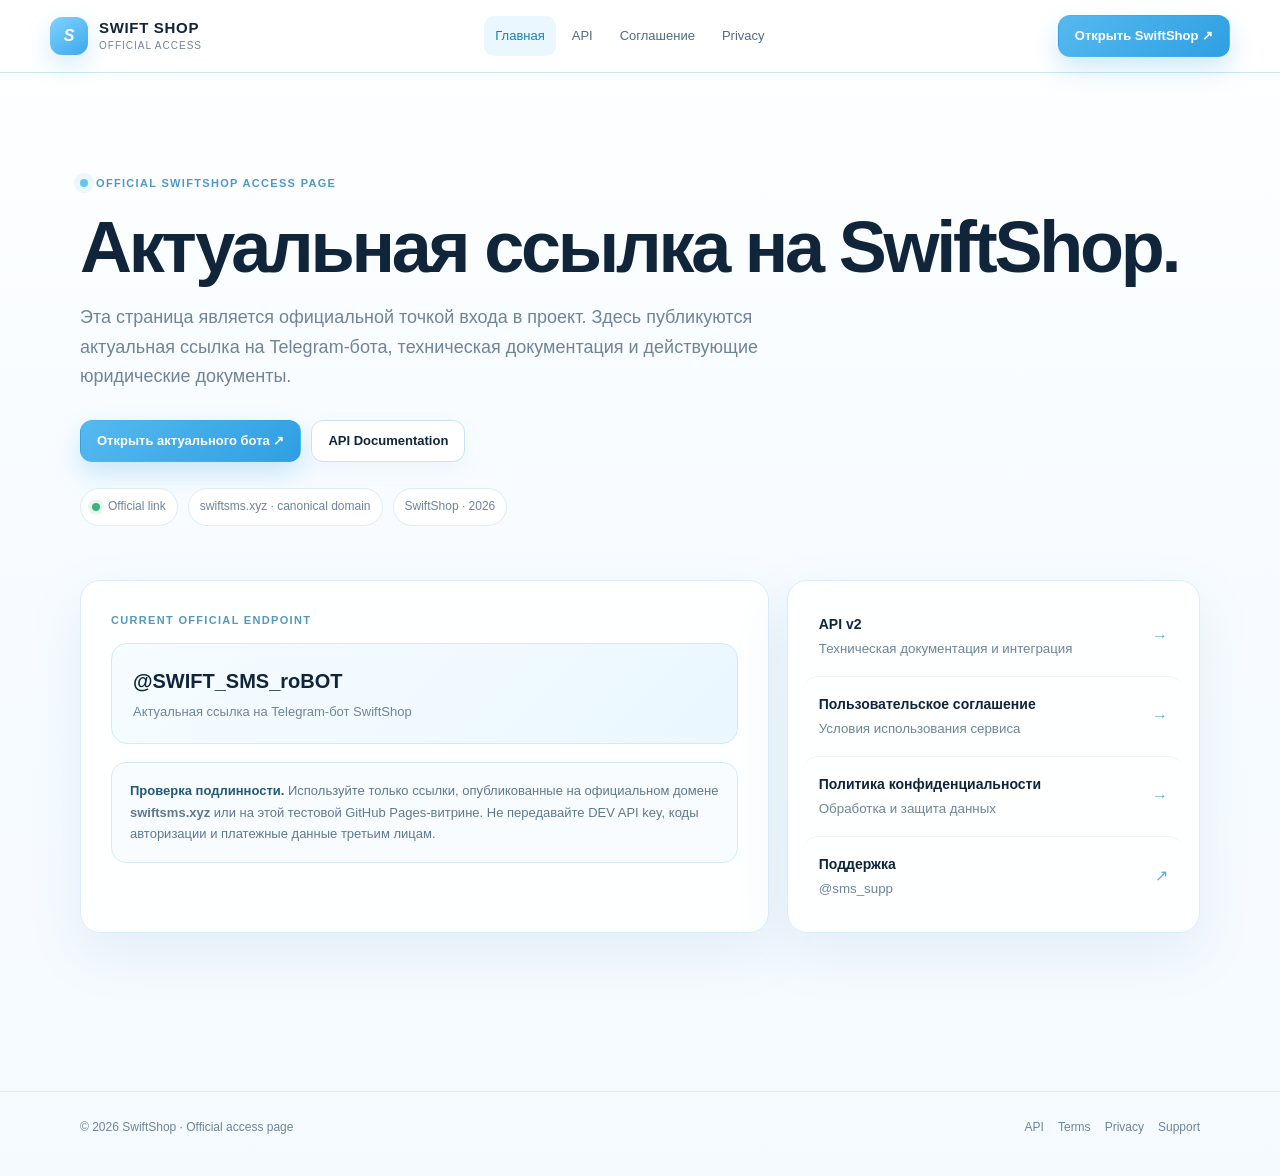
<file: index.html>
<!doctype html><html lang="ru"><head><meta charset="utf-8"><meta name="viewport" content="width=device-width,initial-scale=1"><meta name="description" content="SwiftShop — официальный доступ к проекту, документации и юридической информации"><meta name="theme-color" content="#ffffff"><title>SwiftShop — официальный доступ</title><link rel="stylesheet" href="./assets/styles.css"></head><body><header class="topbar"><div class="topbar-inner"><a class="brand" href="./"><span class="brand-mark">S</span><span class="brand-copy"><strong>SWIFT SHOP</strong><small>Official access</small></span></a><nav class="nav" aria-label="Основная навигация"><a aria-current="page" href="./">Главная</a><a href="./docs/api_v2/">API</a><a href="./docs/agreement/">Соглашение</a><a href="./docs/privacy/">Privacy</a></nav><a class="button button-primary button-top" href="https://t.me/SWIFT_SMS_roBOT" target="_blank" rel="noopener noreferrer"><span>Открыть SwiftShop</span>&nbsp;↗</a></div></header><main class="shell"><section class="hero"><div class="eyebrow">Official SwiftShop access page</div><h1>Актуальная ссылка на SwiftShop.</h1><p class="lead">Эта страница является официальной точкой входа в проект. Здесь публикуются актуальная ссылка на Telegram‑бота, техническая документация и действующие юридические документы.</p><div class="hero-actions"><a class="button button-primary" href="https://t.me/SWIFT_SMS_roBOT" target="_blank" rel="noopener noreferrer">Открыть актуального бота ↗</a><a class="button" href="./docs/api_v2/">API Documentation</a></div><div class="status-row"><span class="pill"><i class="dot"></i> Official link</span><span class="pill">swiftsms.xyz · canonical domain</span><span class="pill">SwiftShop · 2026</span></div></section><section class="hub-grid"><div class="card primary-card"><div class="section-label">Current official endpoint</div><div class="current-link"><strong>@SWIFT_SMS_roBOT</strong><span>Актуальная ссылка на Telegram‑бот SwiftShop</span></div><div class="security-note"><strong>Проверка подлинности.</strong> Используйте только ссылки, опубликованные на официальном домене <b>swiftsms.xyz</b> или на этой тестовой GitHub Pages‑витрине. Не передавайте DEV API key, коды авторизации и платежные данные третьим лицам.</div></div><div class="card links-card"><a class="resource" href="./docs/api_v2/"><span><strong>API v2</strong><small>Техническая документация и интеграция</small></span><span class="arrow">→</span></a><a class="resource" href="./docs/agreement/"><span><strong>Пользовательское соглашение</strong><small>Условия использования сервиса</small></span><span class="arrow">→</span></a><a class="resource" href="./docs/privacy/"><span><strong>Политика конфиденциальности</strong><small>Обработка и защита данных</small></span><span class="arrow">→</span></a><a class="resource" href="https://t.me/sms_supp" target="_blank" rel="noopener noreferrer"><span><strong>Поддержка</strong><small>@sms_supp</small></span><span class="arrow">↗</span></a></div></section></main><footer class="footer"><div class="footer-inner"><span>© 2026 SwiftShop · Official access page</span><div class="footer-links"><a href="./docs/api_v2/">API</a><a href="./docs/agreement/">Terms</a><a href="./docs/privacy/">Privacy</a><a href="https://t.me/sms_supp" target="_blank" rel="noopener noreferrer">Support</a></div></div></footer></body></html>
</file>
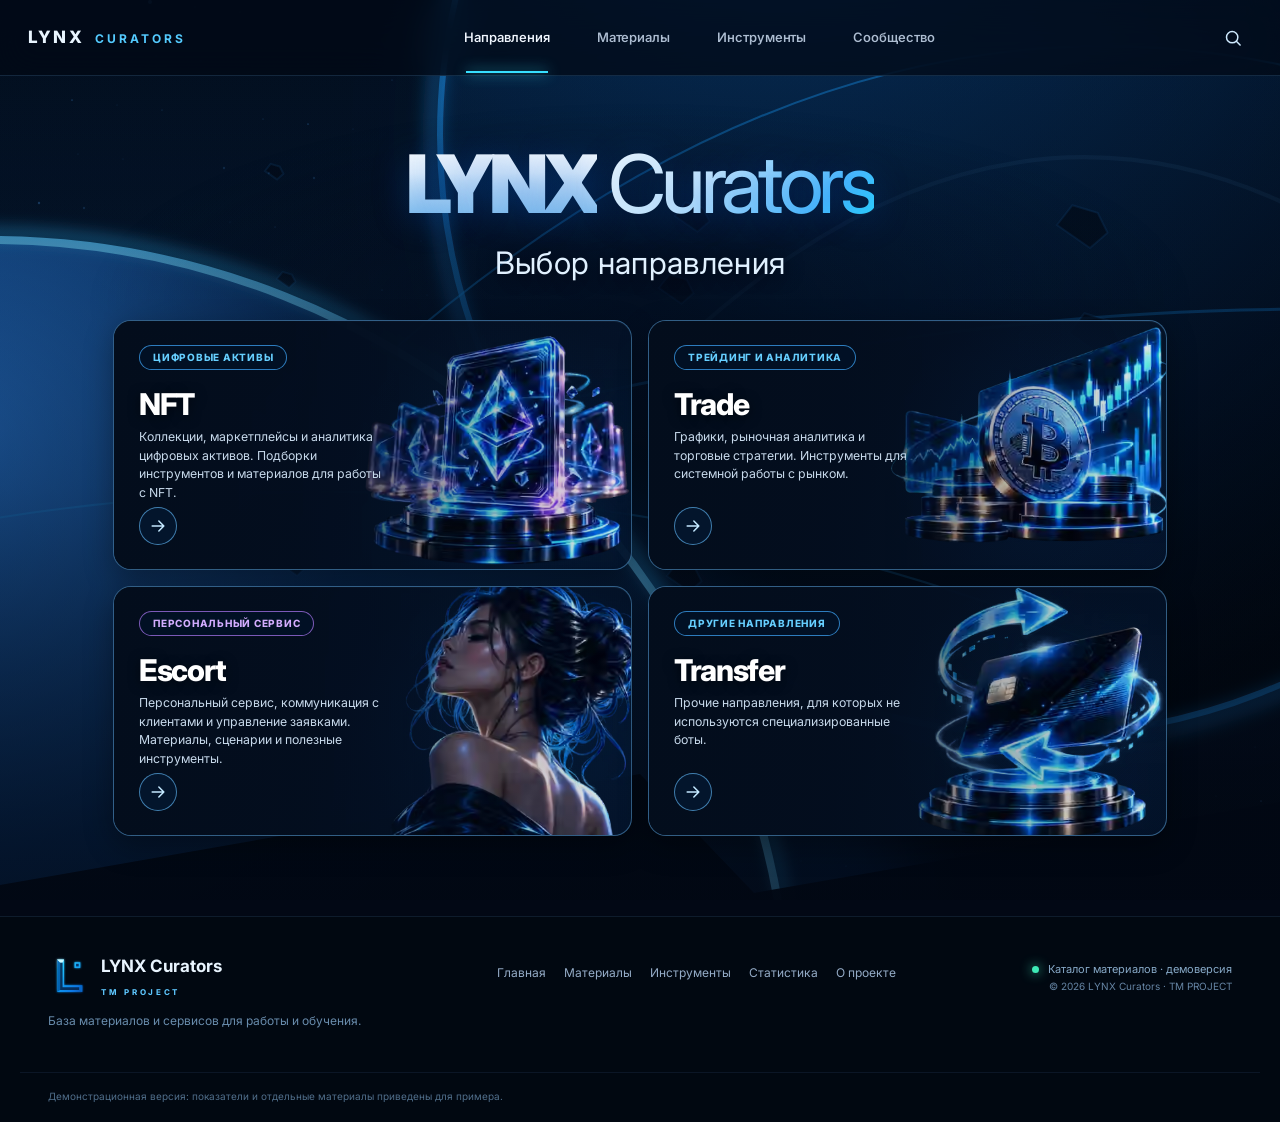
<file: lynix_curator/index.html>
<!DOCTYPE html>
<html lang="ru">
<head>
<meta charset="UTF-8"><meta name="viewport" content="width=device-width, initial-scale=1">
<meta name="theme-color" content="#050a14">
<meta name="description" content="LYNX Curators — библиотека знаний, полезных инструментов и возможностей. TM PROJECT.">
<title>LYNX Curators · TM PROJECT</title>
<link rel="icon" type="image/svg+xml" href="assets/mark.svg">
<link rel="stylesheet" href="styles.css">
</head>
<body>
<div class="ambient" aria-hidden="true"></div>
<header class="site-header">
  <div class="header-inner shell">
    <a href="#/" class="brand" aria-label="LYNX Curators — Главная">
      <span class="brand-words"><strong>LYNX <span>CURATORS</span></strong></span>
    </a>
    <nav class="nav-links" id="nav" aria-label="Навигация">
      <a data-nav="/" href="#/">Направления</a>
      <a data-nav="/materials" href="#/materials">Материалы</a>
      <a data-nav="/tools" href="#/tools">Инструменты</a>
      <a data-nav="/about" href="#/about">Сообщество</a>
    </nav>
    <div class="header-actions">
      <button class="icon-btn search-trigger" id="globalSearch" aria-label="Поиск"><svg viewBox="0 0 24 24"><circle cx="11" cy="11" r="6.8"/><path d="m16 16 4.5 4.5"/></svg></button>
      <button class="menu-btn icon-btn" id="menuToggle" aria-label="Открыть меню" aria-expanded="false"><svg viewBox="0 0 24 24"><path d="M4 7h16M4 12h16M4 17h16"/></svg></button>
    </div>
  </div>
</header>
<main id="app" tabindex="-1"></main>
<footer class="footer">
  <div class="shell footer-top">
    <div><div class="footer-logo"><img src="assets/mark.svg" width="42" height="42" alt=""><div><b>LYNX Curators</b><small>TM PROJECT</small></div></div><p>База материалов и сервисов для работы и обучения.</p></div>
    <div class="footer-links"><a href="#/">Главная</a><a href="#/materials">Материалы</a><a href="#/tools">Инструменты</a><a href="#/statistics">Статистика</a><a href="#/about">О проекте</a></div>
    <div class="footer-note"><span class="live-dot"></span> Каталог материалов · демоверсия<br><small>© 2026 LYNX Curators · TM PROJECT</small></div>
  </div>
  <div class="shell footer-bottom">Демонстрационная версия: показатели и отдельные материалы приведены для примера.</div>
</footer>
<div id="toast" class="toast" role="status" aria-live="polite"></div>
<div id="modal" class="modal-root" aria-hidden="true"></div>
<script src="app.js" defer></script>
</body></html>
</file>
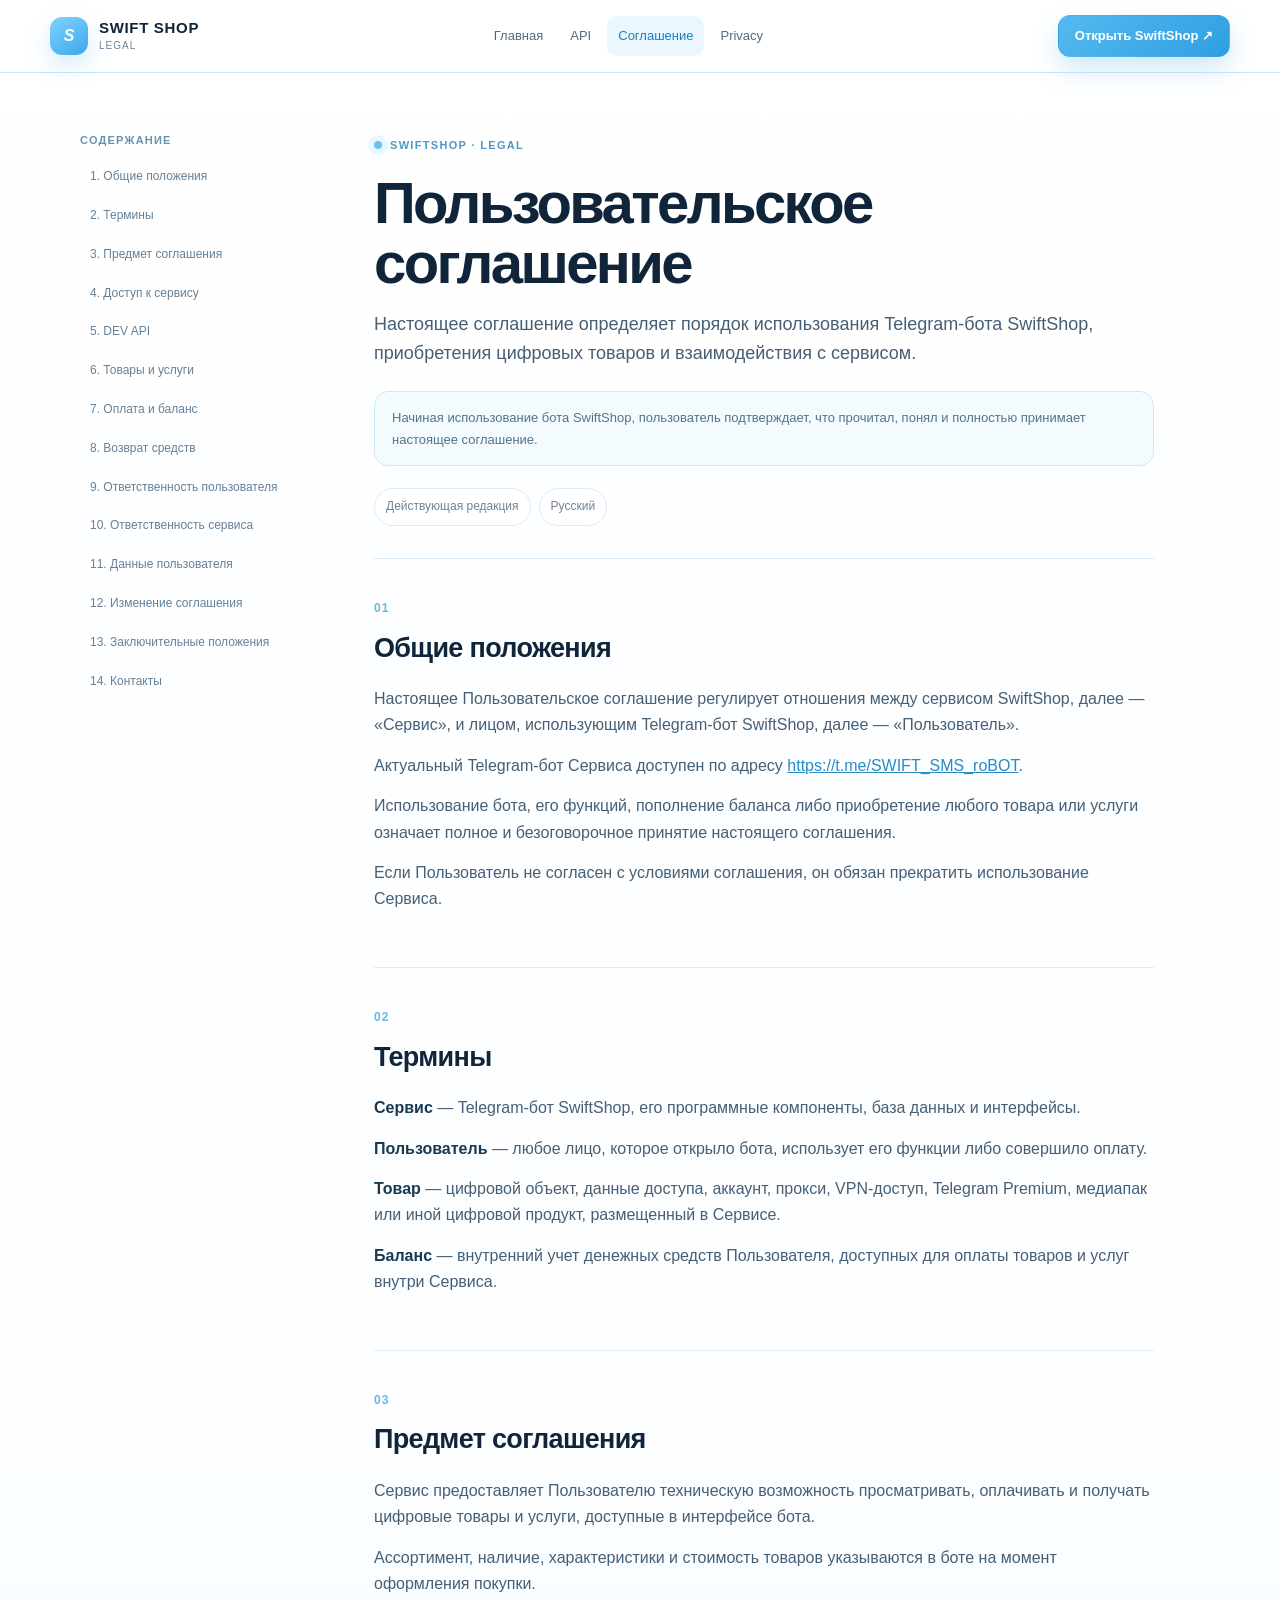
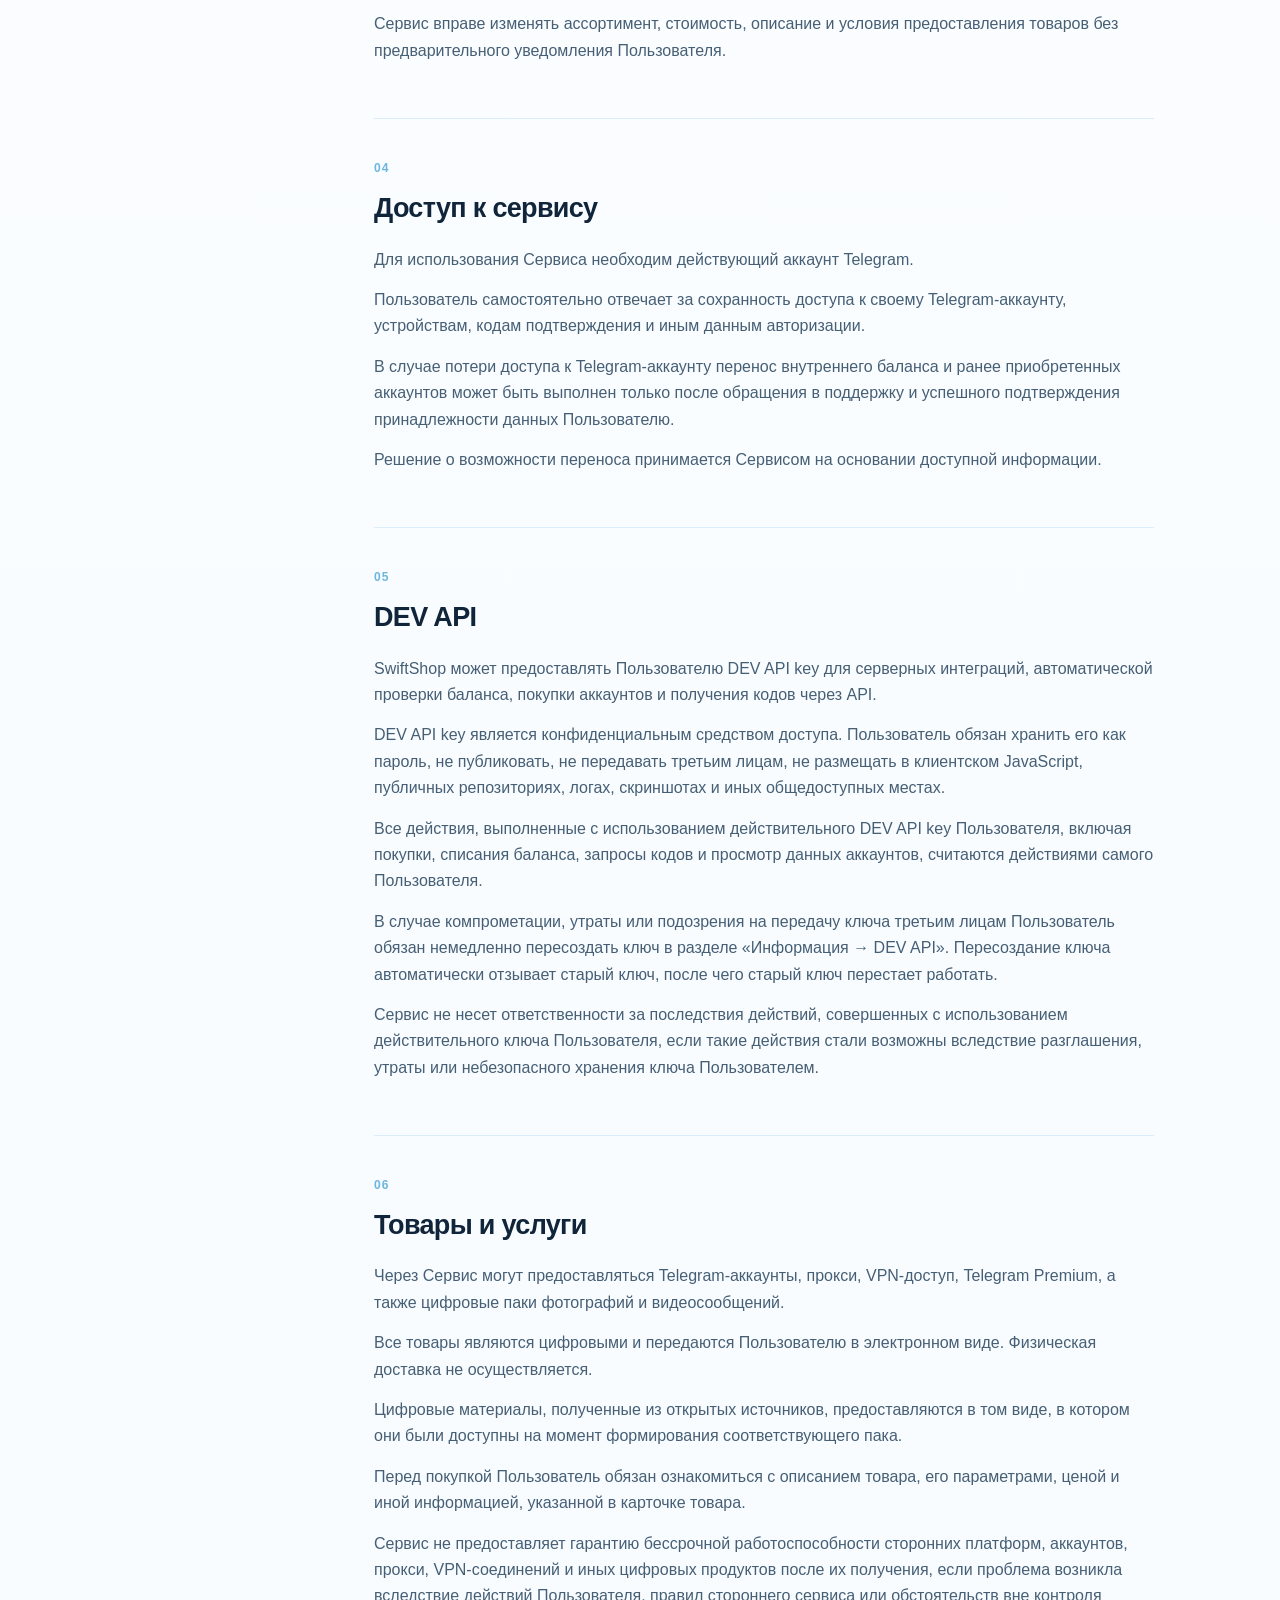
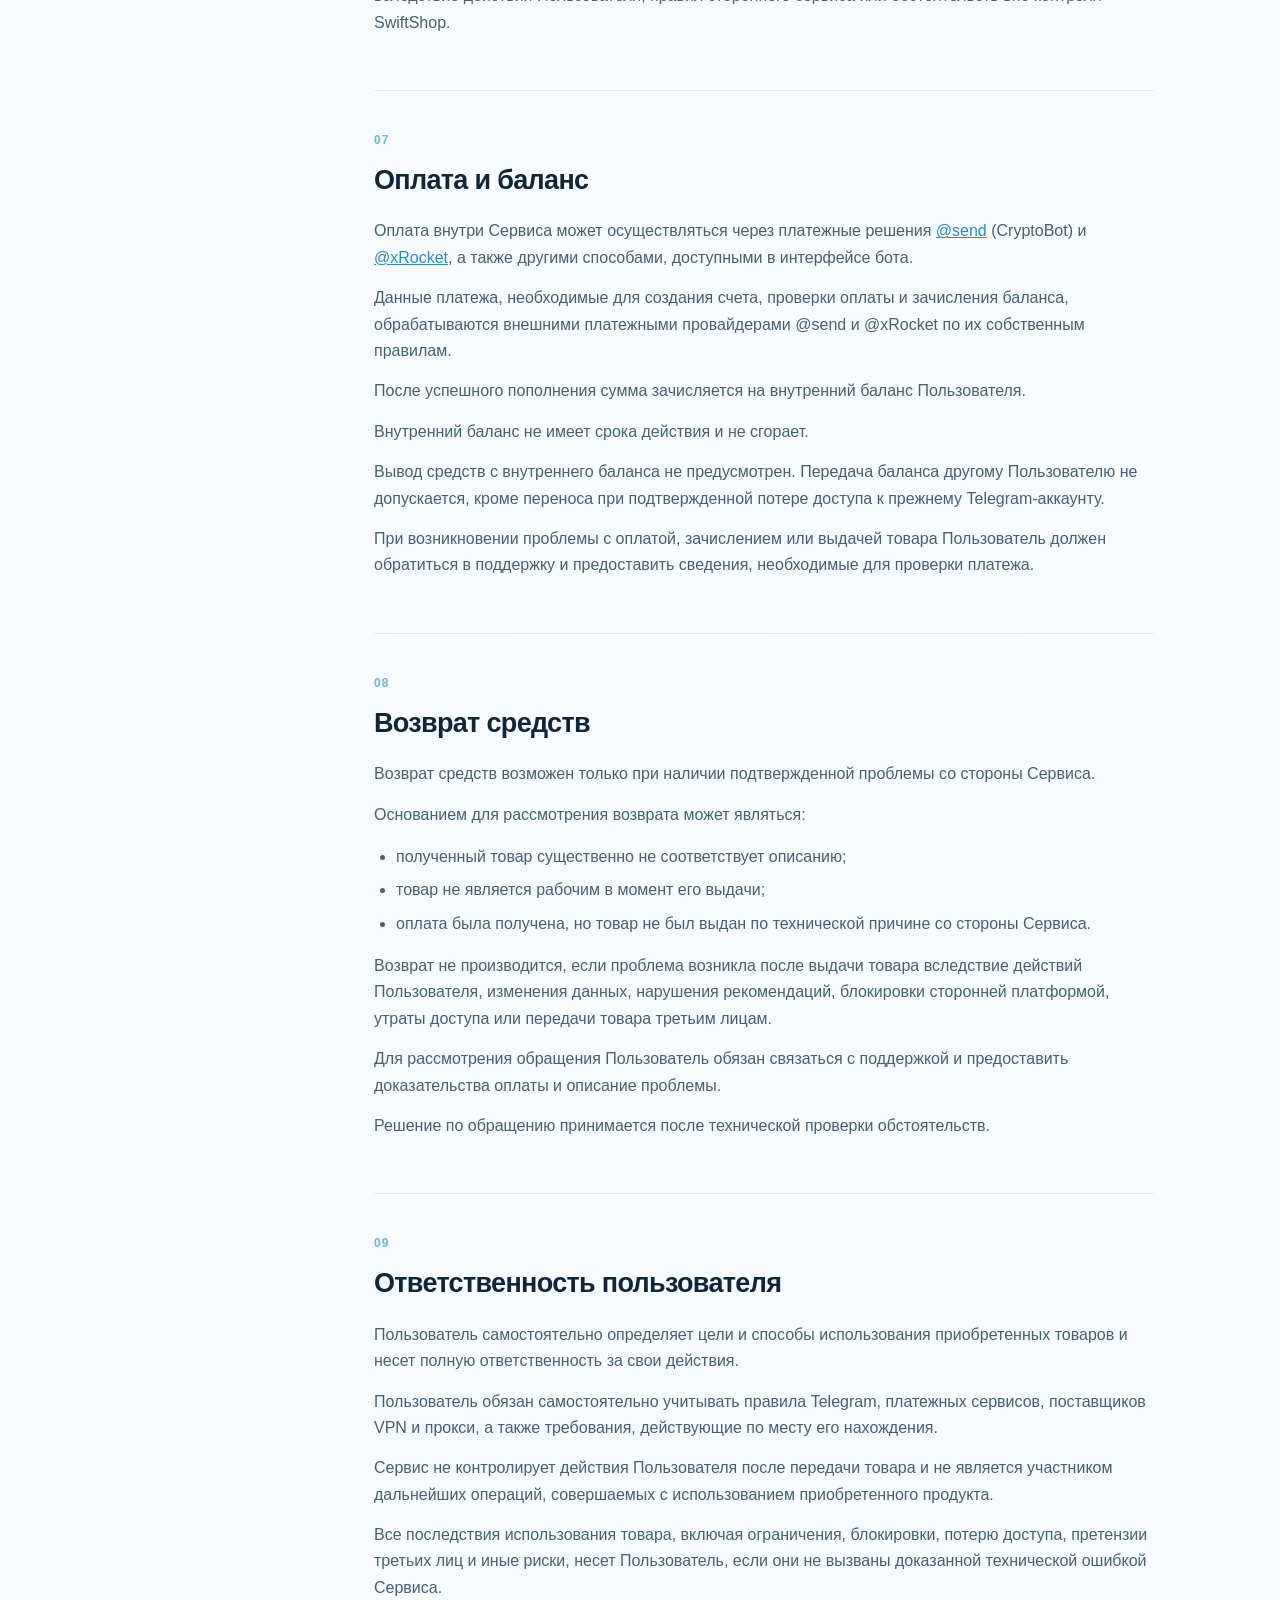
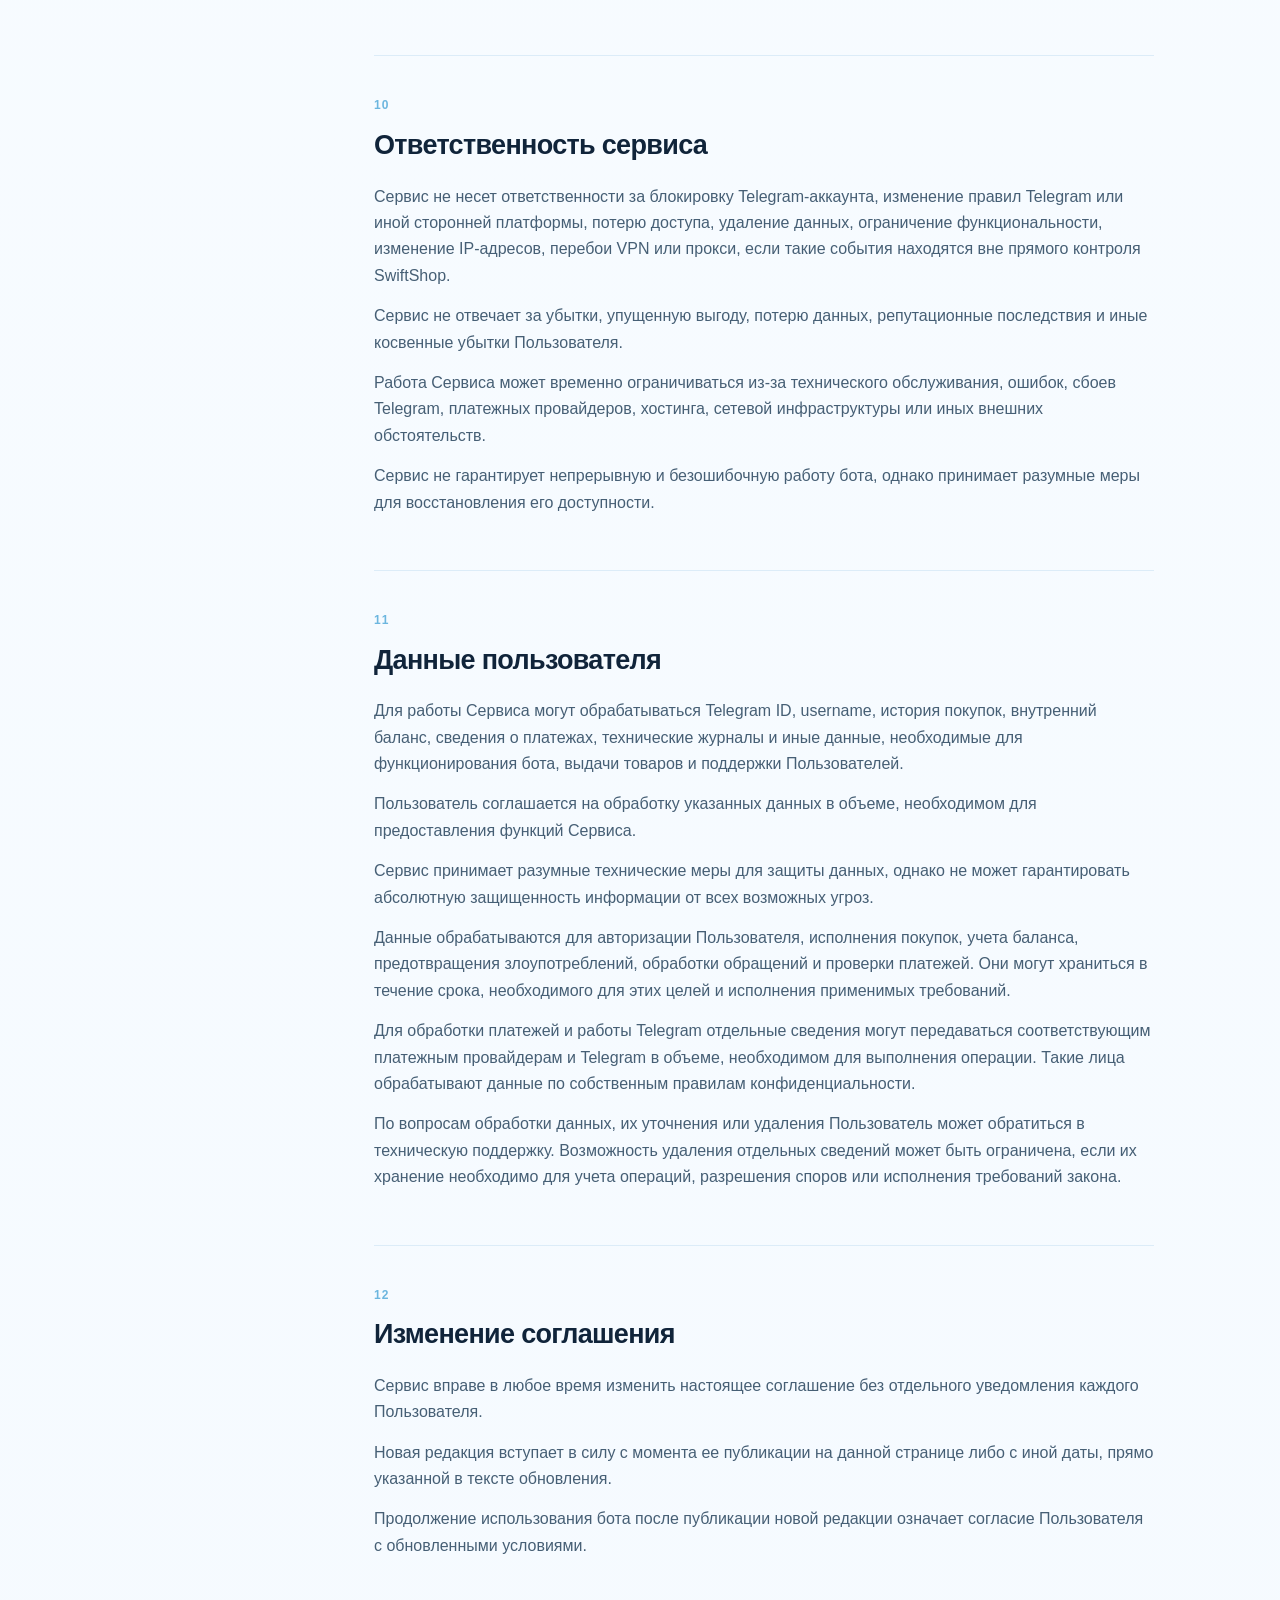
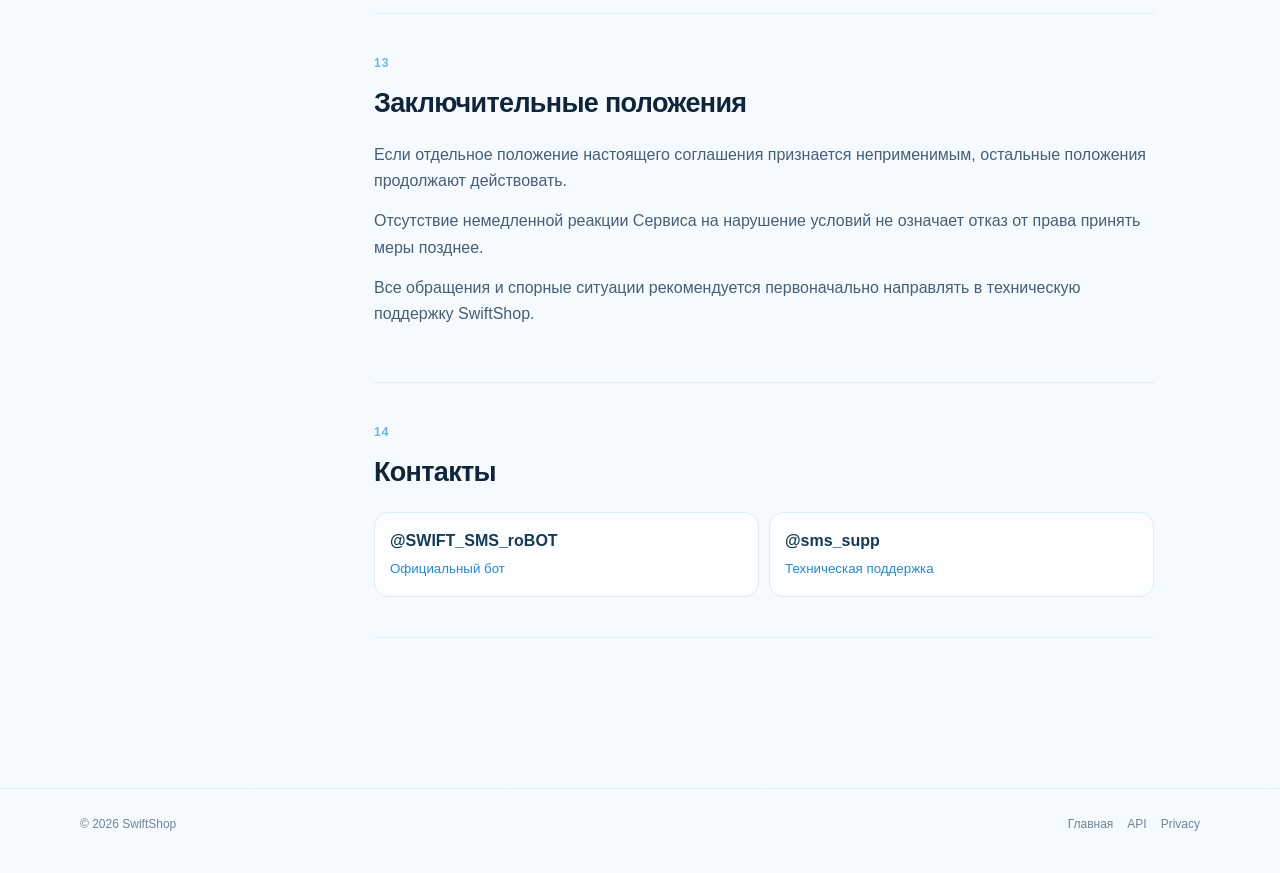
<file: docs/agreement/index.html>
<!doctype html><html lang="ru"><head><meta charset="utf-8"><meta name="viewport" content="width=device-width,initial-scale=1"><meta name="description" content="Пользовательское соглашение сервиса SwiftShop"><title>Пользовательское соглашение — SwiftShop</title><link rel="stylesheet" href="../../assets/styles.css"></head><body><header class="topbar"><div class="topbar-inner"><a class="brand" href="../../"><span class="brand-mark">S</span><span class="brand-copy"><strong>SWIFT SHOP</strong><small>Legal</small></span></a><nav class="nav"><a href="../../">Главная</a><a href="../api_v2/">API</a><a aria-current="page" href="./">Соглашение</a><a href="../privacy/">Privacy</a></nav><a class="button button-primary button-top" href="https://t.me/SWIFT_SMS_roBOT" target="_blank" rel="noopener noreferrer"><span>Открыть SwiftShop</span>&nbsp;↗</a></div></header><main class="shell doc-layout"><aside class="sidebar"><div class="toc-title">Содержание</div><nav class="toc"><a href="#general">1. Общие положения</a><a href="#terms">2. Термины</a><a href="#subject">3. Предмет соглашения</a><a href="#access">4. Доступ к сервису</a><a href="#dev-api">5. DEV API</a><a href="#products">6. Товары и услуги</a><a href="#payment">7. Оплата и баланс</a><a href="#refunds">8. Возврат средств</a><a href="#user-responsibility">9. Ответственность пользователя</a><a href="#service-responsibility">10. Ответственность сервиса</a><a href="#data">11. Данные пользователя</a><a href="#changes">12. Изменение соглашения</a><a href="#final">13. Заключительные положения</a><a href="#contacts">14. Контакты</a></nav></aside><article class="document"><header class="doc-head"><div class="eyebrow">SWIFTSHOP · LEGAL</div><h1>Пользовательское соглашение</h1><p class="lead">Настоящее соглашение определяет порядок использования Telegram-бота SwiftShop, приобретения цифровых товаров и взаимодействия с сервисом.</p><div class="notice">Начиная использование бота SwiftShop, пользователь подтверждает, что прочитал, понял и полностью принимает настоящее соглашение.</div><div class="meta"><span class="pill">Действующая редакция</span><span class="pill">Русский</span></div></header><section id="general"><div class="section-number">01</div><h2>Общие положения</h2><p>Настоящее Пользовательское соглашение регулирует отношения между сервисом SwiftShop, далее — «Сервис», и лицом, использующим Telegram-бот SwiftShop, далее — «Пользователь».</p><p>Актуальный Telegram-бот Сервиса доступен по адресу <a href="https://t.me/SWIFT_SMS_roBOT" target="_blank" rel="noopener noreferrer">https://t.me/SWIFT_SMS_roBOT</a>.</p><p>Использование бота, его функций, пополнение баланса либо приобретение любого товара или услуги означает полное и безоговорочное принятие настоящего соглашения.</p><p>Если Пользователь не согласен с условиями соглашения, он обязан прекратить использование Сервиса.</p></section><section id="terms"><div class="section-number">02</div><h2>Термины</h2><p><strong>Сервис</strong> — Telegram-бот SwiftShop, его программные компоненты, база данных и интерфейсы.</p><p><strong>Пользователь</strong> — любое лицо, которое открыло бота, использует его функции либо совершило оплату.</p><p><strong>Товар</strong> — цифровой объект, данные доступа, аккаунт, прокси, VPN-доступ, Telegram Premium, медиапак или иной цифровой продукт, размещенный в Сервисе.</p><p><strong>Баланс</strong> — внутренний учет денежных средств Пользователя, доступных для оплаты товаров и услуг внутри Сервиса.</p></section><section id="subject"><div class="section-number">03</div><h2>Предмет соглашения</h2><p>Сервис предоставляет Пользователю техническую возможность просматривать, оплачивать и получать цифровые товары и услуги, доступные в интерфейсе бота.</p><p>Ассортимент, наличие, характеристики и стоимость товаров указываются в боте на момент оформления покупки.</p><p>Сервис вправе изменять ассортимент, стоимость, описание и условия предоставления товаров без предварительного уведомления Пользователя.</p></section><section id="access"><div class="section-number">04</div><h2>Доступ к сервису</h2><p>Для использования Сервиса необходим действующий аккаунт Telegram.</p><p>Пользователь самостоятельно отвечает за сохранность доступа к своему Telegram-аккаунту, устройствам, кодам подтверждения и иным данным авторизации.</p><p>В случае потери доступа к Telegram-аккаунту перенос внутреннего баланса и ранее приобретенных аккаунтов может быть выполнен только после обращения в поддержку и успешного подтверждения принадлежности данных Пользователю.</p><p>Решение о возможности переноса принимается Сервисом на основании доступной информации.</p></section><section id="dev-api"><div class="section-number">05</div><h2>DEV API</h2><p>SwiftShop может предоставлять Пользователю DEV API key для серверных интеграций, автоматической проверки баланса, покупки аккаунтов и получения кодов через API.</p><p>DEV API key является конфиденциальным средством доступа. Пользователь обязан хранить его как пароль, не публиковать, не передавать третьим лицам, не размещать в клиентском JavaScript, публичных репозиториях, логах, скриншотах и иных общедоступных местах.</p><p>Все действия, выполненные с использованием действительного DEV API key Пользователя, включая покупки, списания баланса, запросы кодов и просмотр данных аккаунтов, считаются действиями самого Пользователя.</p><p>В случае компрометации, утраты или подозрения на передачу ключа третьим лицам Пользователь обязан немедленно пересоздать ключ в разделе «Информация → DEV API». Пересоздание ключа автоматически отзывает старый ключ, после чего старый ключ перестает работать.</p><p>Сервис не несет ответственности за последствия действий, совершенных с использованием действительного ключа Пользователя, если такие действия стали возможны вследствие разглашения, утраты или небезопасного хранения ключа Пользователем.</p></section><section id="products"><div class="section-number">06</div><h2>Товары и услуги</h2><p>Через Сервис могут предоставляться Telegram-аккаунты, прокси, VPN-доступ, Telegram Premium, а также цифровые паки фотографий и видеосообщений.</p><p>Все товары являются цифровыми и передаются Пользователю в электронном виде. Физическая доставка не осуществляется.</p><p>Цифровые материалы, полученные из открытых источников, предоставляются в том виде, в котором они были доступны на момент формирования соответствующего пака.</p><p>Перед покупкой Пользователь обязан ознакомиться с описанием товара, его параметрами, ценой и иной информацией, указанной в карточке товара.</p><p>Сервис не предоставляет гарантию бессрочной работоспособности сторонних платформ, аккаунтов, прокси, VPN-соединений и иных цифровых продуктов после их получения, если проблема возникла вследствие действий Пользователя, правил стороннего сервиса или обстоятельств вне контроля SwiftShop.</p></section><section id="payment"><div class="section-number">07</div><h2>Оплата и баланс</h2><p>Оплата внутри Сервиса может осуществляться через платежные решения <a href="https://t.me/send" target="_blank" rel="noopener noreferrer">@send</a> (CryptoBot) и <a href="https://t.me/xRocket" target="_blank" rel="noopener noreferrer">@xRocket</a>, а также другими способами, доступными в интерфейсе бота.</p><p>Данные платежа, необходимые для создания счета, проверки оплаты и зачисления баланса, обрабатываются внешними платежными провайдерами @send и @xRocket по их собственным правилам.</p><p>После успешного пополнения сумма зачисляется на внутренний баланс Пользователя.</p><p>Внутренний баланс не имеет срока действия и не сгорает.</p><p>Вывод средств с внутреннего баланса не предусмотрен. Передача баланса другому Пользователю не допускается, кроме переноса при подтвержденной потере доступа к прежнему Telegram-аккаунту.</p><p>При возникновении проблемы с оплатой, зачислением или выдачей товара Пользователь должен обратиться в поддержку и предоставить сведения, необходимые для проверки платежа.</p></section><section id="refunds"><div class="section-number">08</div><h2>Возврат средств</h2><p>Возврат средств возможен только при наличии подтвержденной проблемы со стороны Сервиса.</p><p>Основанием для рассмотрения возврата может являться:</p><ul><li>полученный товар существенно не соответствует описанию;</li><li>товар не является рабочим в момент его выдачи;</li><li>оплата была получена, но товар не был выдан по технической причине со стороны Сервиса.</li></ul><p>Возврат не производится, если проблема возникла после выдачи товара вследствие действий Пользователя, изменения данных, нарушения рекомендаций, блокировки сторонней платформой, утраты доступа или передачи товара третьим лицам.</p><p>Для рассмотрения обращения Пользователь обязан связаться с поддержкой и предоставить доказательства оплаты и описание проблемы.</p><p>Решение по обращению принимается после технической проверки обстоятельств.</p></section><section id="user-responsibility"><div class="section-number">09</div><h2>Ответственность пользователя</h2><p>Пользователь самостоятельно определяет цели и способы использования приобретенных товаров и несет полную ответственность за свои действия.</p><p>Пользователь обязан самостоятельно учитывать правила Telegram, платежных сервисов, поставщиков VPN и прокси, а также требования, действующие по месту его нахождения.</p><p>Сервис не контролирует действия Пользователя после передачи товара и не является участником дальнейших операций, совершаемых с использованием приобретенного продукта.</p><p>Все последствия использования товара, включая ограничения, блокировки, потерю доступа, претензии третьих лиц и иные риски, несет Пользователь, если они не вызваны доказанной технической ошибкой Сервиса.</p></section><section id="service-responsibility"><div class="section-number">10</div><h2>Ответственность сервиса</h2><p>Сервис не несет ответственности за блокировку Telegram-аккаунта, изменение правил Telegram или иной сторонней платформы, потерю доступа, удаление данных, ограничение функциональности, изменение IP-адресов, перебои VPN или прокси, если такие события находятся вне прямого контроля SwiftShop.</p><p>Сервис не отвечает за убытки, упущенную выгоду, потерю данных, репутационные последствия и иные косвенные убытки Пользователя.</p><p>Работа Сервиса может временно ограничиваться из-за технического обслуживания, ошибок, сбоев Telegram, платежных провайдеров, хостинга, сетевой инфраструктуры или иных внешних обстоятельств.</p><p>Сервис не гарантирует непрерывную и безошибочную работу бота, однако принимает разумные меры для восстановления его доступности.</p></section><section id="data"><div class="section-number">11</div><h2>Данные пользователя</h2><p>Для работы Сервиса могут обрабатываться Telegram ID, username, история покупок, внутренний баланс, сведения о платежах, технические журналы и иные данные, необходимые для функционирования бота, выдачи товаров и поддержки Пользователей.</p><p>Пользователь соглашается на обработку указанных данных в объеме, необходимом для предоставления функций Сервиса.</p><p>Сервис принимает разумные технические меры для защиты данных, однако не может гарантировать абсолютную защищенность информации от всех возможных угроз.</p><p>Данные обрабатываются для авторизации Пользователя, исполнения покупок, учета баланса, предотвращения злоупотреблений, обработки обращений и проверки платежей. Они могут храниться в течение срока, необходимого для этих целей и исполнения применимых требований.</p><p>Для обработки платежей и работы Telegram отдельные сведения могут передаваться соответствующим платежным провайдерам и Telegram в объеме, необходимом для выполнения операции. Такие лица обрабатывают данные по собственным правилам конфиденциальности.</p><p>По вопросам обработки данных, их уточнения или удаления Пользователь может обратиться в техническую поддержку. Возможность удаления отдельных сведений может быть ограничена, если их хранение необходимо для учета операций, разрешения споров или исполнения требований закона.</p></section><section id="changes"><div class="section-number">12</div><h2>Изменение соглашения</h2><p>Сервис вправе в любое время изменить настоящее соглашение без отдельного уведомления каждого Пользователя.</p><p>Новая редакция вступает в силу с момента ее публикации на данной странице либо с иной даты, прямо указанной в тексте обновления.</p><p>Продолжение использования бота после публикации новой редакции означает согласие Пользователя с обновленными условиями.</p></section><section id="final"><div class="section-number">13</div><h2>Заключительные положения</h2><p>Если отдельное положение настоящего соглашения признается неприменимым, остальные положения продолжают действовать.</p><p>Отсутствие немедленной реакции Сервиса на нарушение условий не означает отказ от права принять меры позднее.</p><p>Все обращения и спорные ситуации рекомендуется первоначально направлять в техническую поддержку SwiftShop.</p></section><section id="contacts"><div class="section-number">14</div><h2>Контакты</h2><div class="contacts"><a class="contact" href="https://t.me/SWIFT_SMS_roBOT" target="_blank" rel="noopener noreferrer"><strong>@SWIFT_SMS_roBOT</strong><br><small>Официальный бот</small></a><a class="contact" href="https://t.me/sms_supp" target="_blank" rel="noopener noreferrer"><strong>@sms_supp</strong><br><small>Техническая поддержка</small></a></div></section></article></main><footer class="footer"><div class="footer-inner"><span>© 2026 SwiftShop</span><div class="footer-links"><a href="../../">Главная</a><a href="../api_v2/">API</a><a href="../privacy/">Privacy</a></div></div></footer></body></html>
</file>
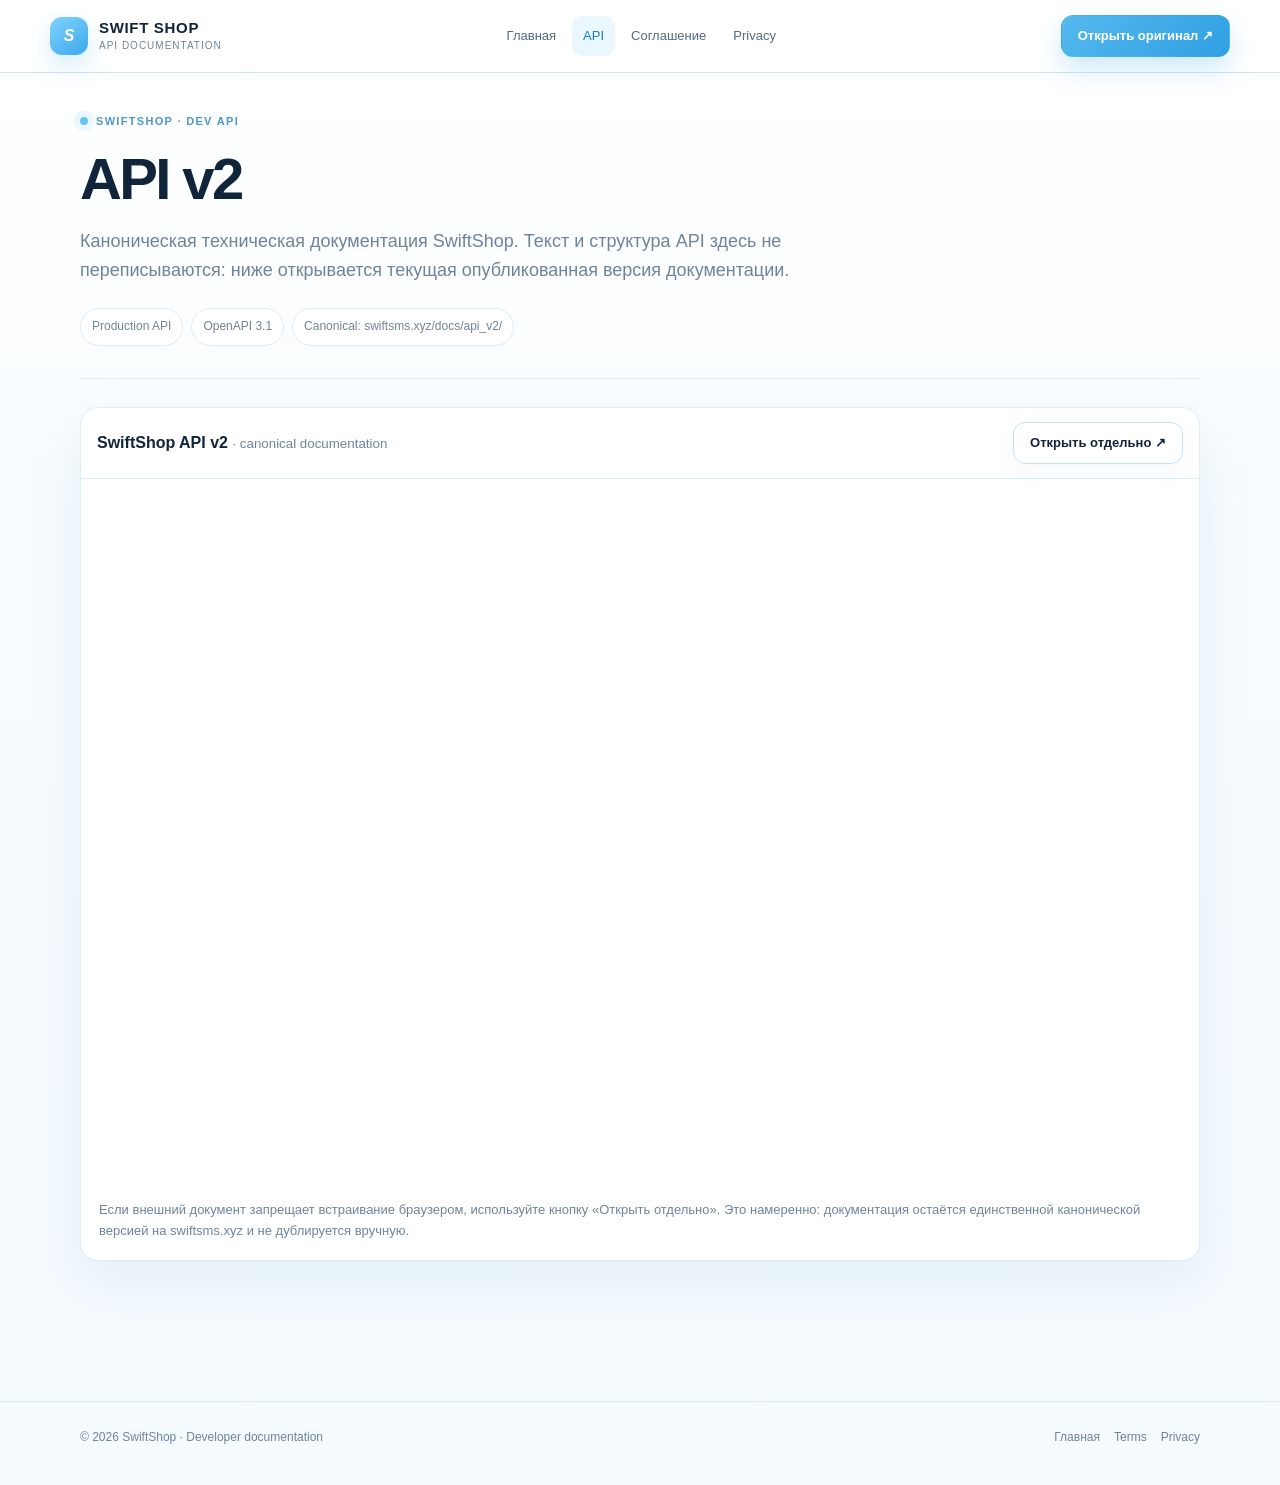
<file: docs/api_v2/index.html>
<!doctype html><html lang="ru"><head><meta charset="utf-8"><meta name="viewport" content="width=device-width,initial-scale=1"><meta name="description" content="SwiftShop API v2 — техническая документация"><title>API v2 — SwiftShop</title><link rel="stylesheet" href="../../assets/styles.css"></head><body><header class="topbar"><div class="topbar-inner"><a class="brand" href="../../"><span class="brand-mark">S</span><span class="brand-copy"><strong>SWIFT SHOP</strong><small>API Documentation</small></span></a><nav class="nav"><a href="../../">Главная</a><a aria-current="page" href="./">API</a><a href="../agreement/">Соглашение</a><a href="../privacy/">Privacy</a></nav><a class="button button-primary button-top" href="https://swiftsms.xyz/docs/api_v2/" target="_blank" rel="noopener noreferrer"><span>Открыть оригинал</span>&nbsp;↗</a></div></header><main class="shell api-wrap"><section class="doc-head"><div class="eyebrow">SWIFTSHOP · DEV API</div><h1>API v2</h1><p class="lead">Каноническая техническая документация SwiftShop. Текст и структура API здесь не переписываются: ниже открывается текущая опубликованная версия документации.</p><div class="meta"><span class="pill">Production API</span><span class="pill">OpenAPI 3.1</span><span class="pill">Canonical: swiftsms.xyz/docs/api_v2/</span></div></section><section class="api-frame-card" style="margin-top:28px"><div class="api-toolbar"><span><strong>SwiftShop API v2</strong> <small style="color:#6f8498">· canonical documentation</small></span><a class="button" href="https://swiftsms.xyz/docs/api_v2/" target="_blank" rel="noopener noreferrer">Открыть отдельно ↗</a></div><iframe class="api-frame" src="https://swiftsms.xyz/docs/api_v2/" title="SwiftShop API v2 documentation" loading="eager" referrerpolicy="no-referrer"></iframe><div class="fallback">Если внешний документ запрещает встраивание браузером, используйте кнопку «Открыть отдельно». Это намеренно: документация остаётся единственной канонической версией на swiftsms.xyz и не дублируется вручную.</div></section></main><footer class="footer"><div class="footer-inner"><span>© 2026 SwiftShop · Developer documentation</span><div class="footer-links"><a href="../../">Главная</a><a href="../agreement/">Terms</a><a href="../privacy/">Privacy</a></div></div></footer></body></html>
</file>
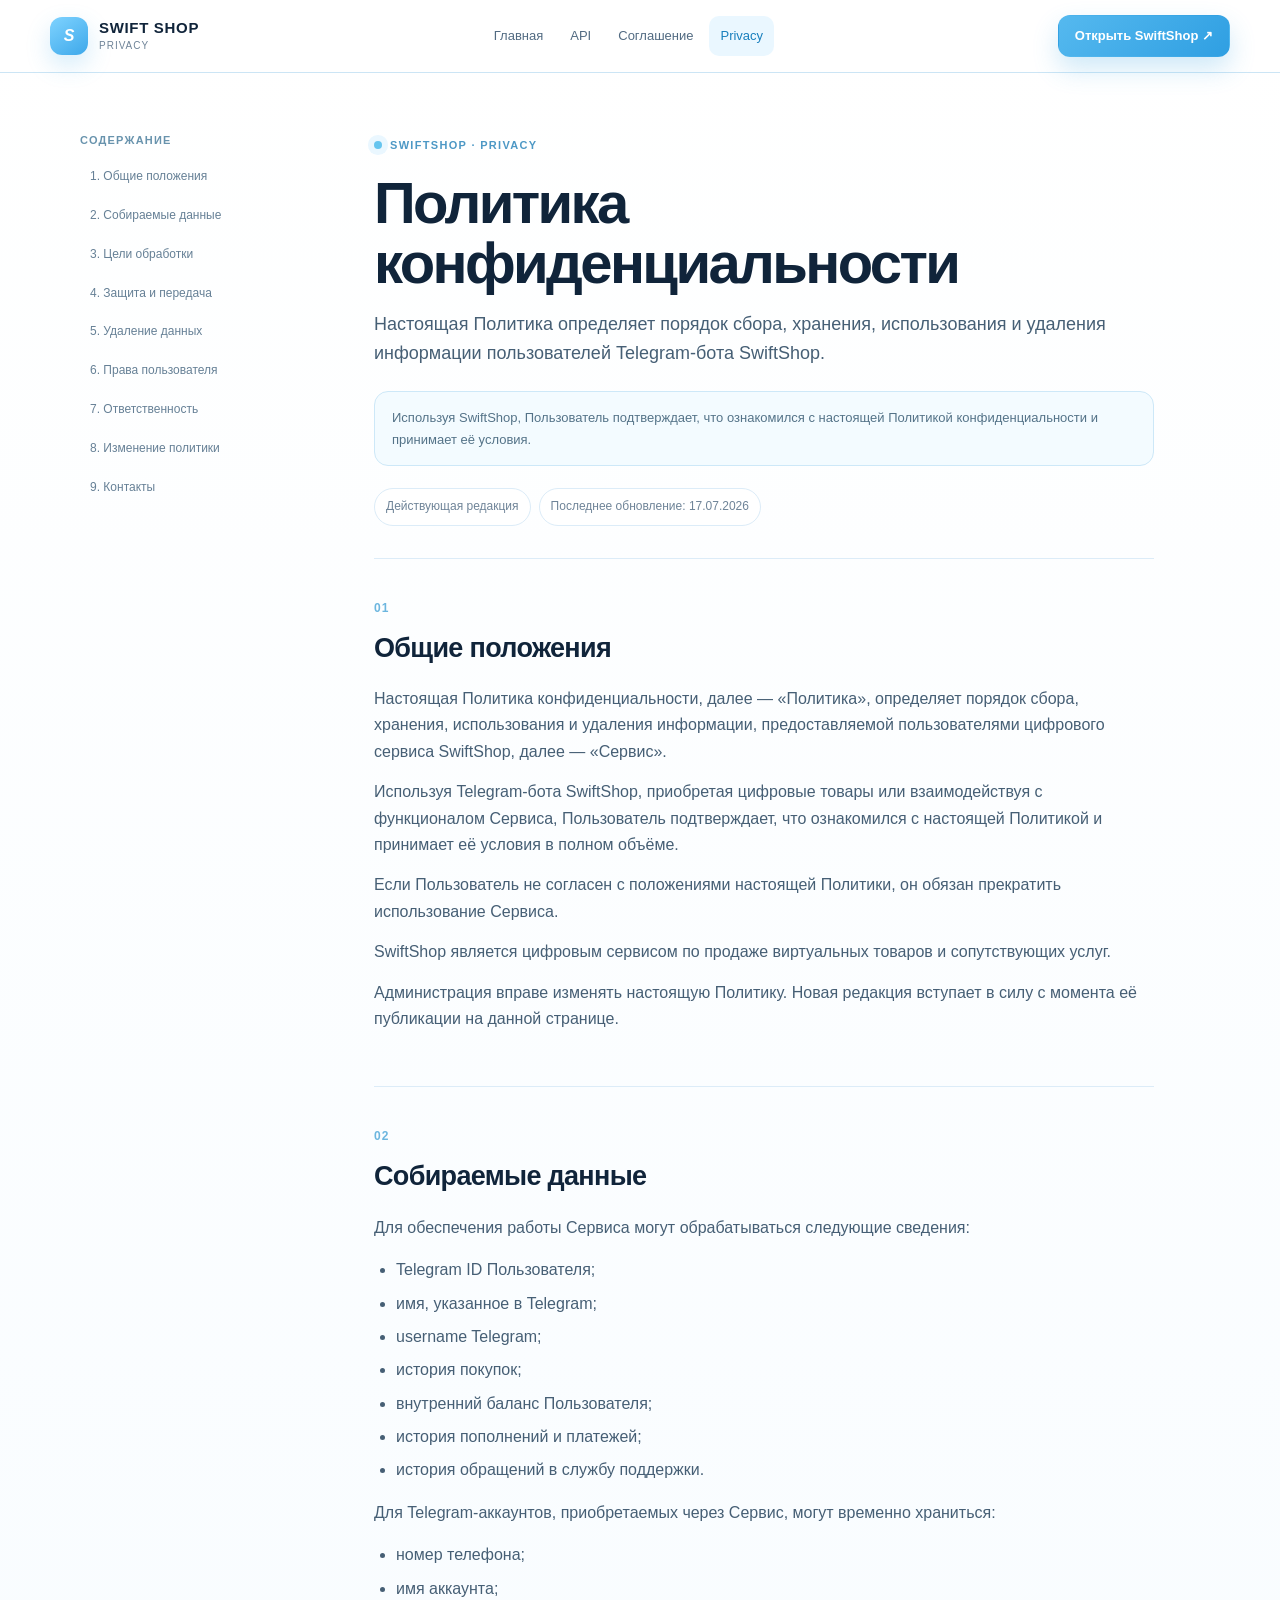
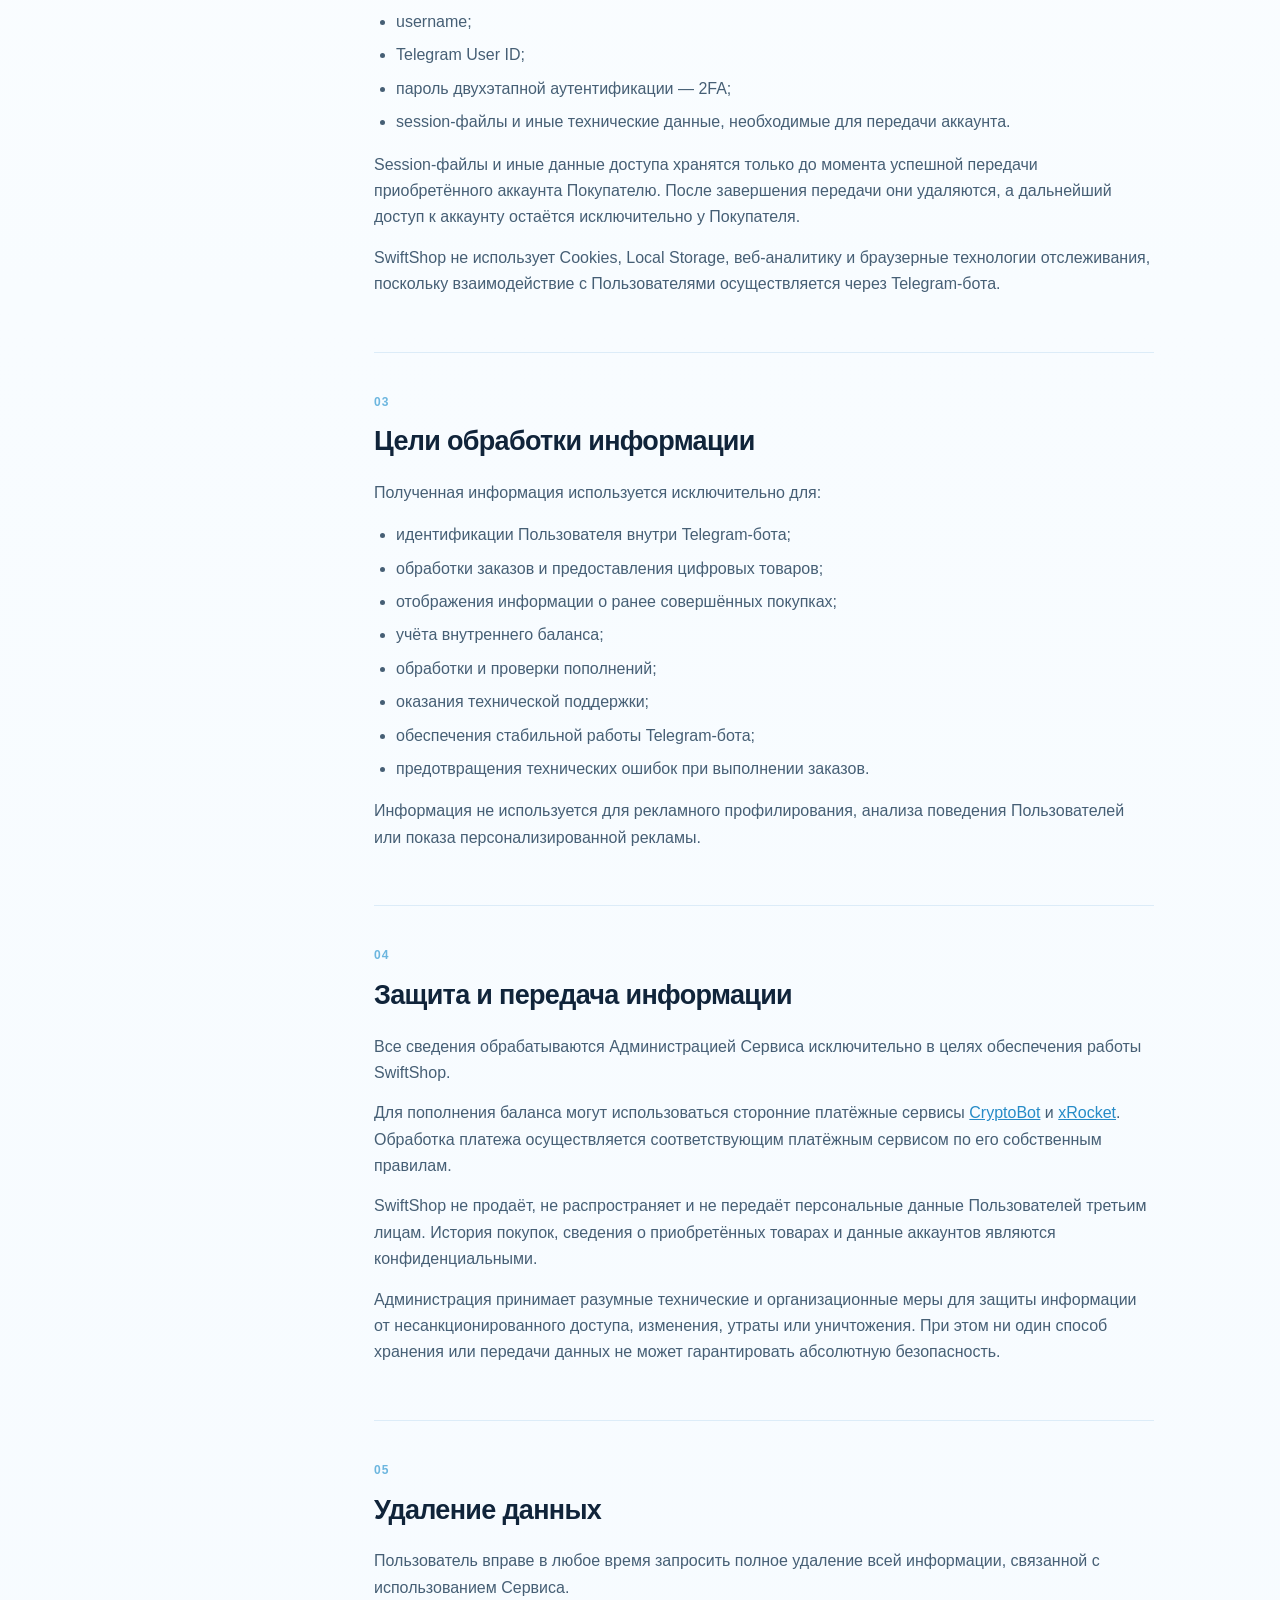
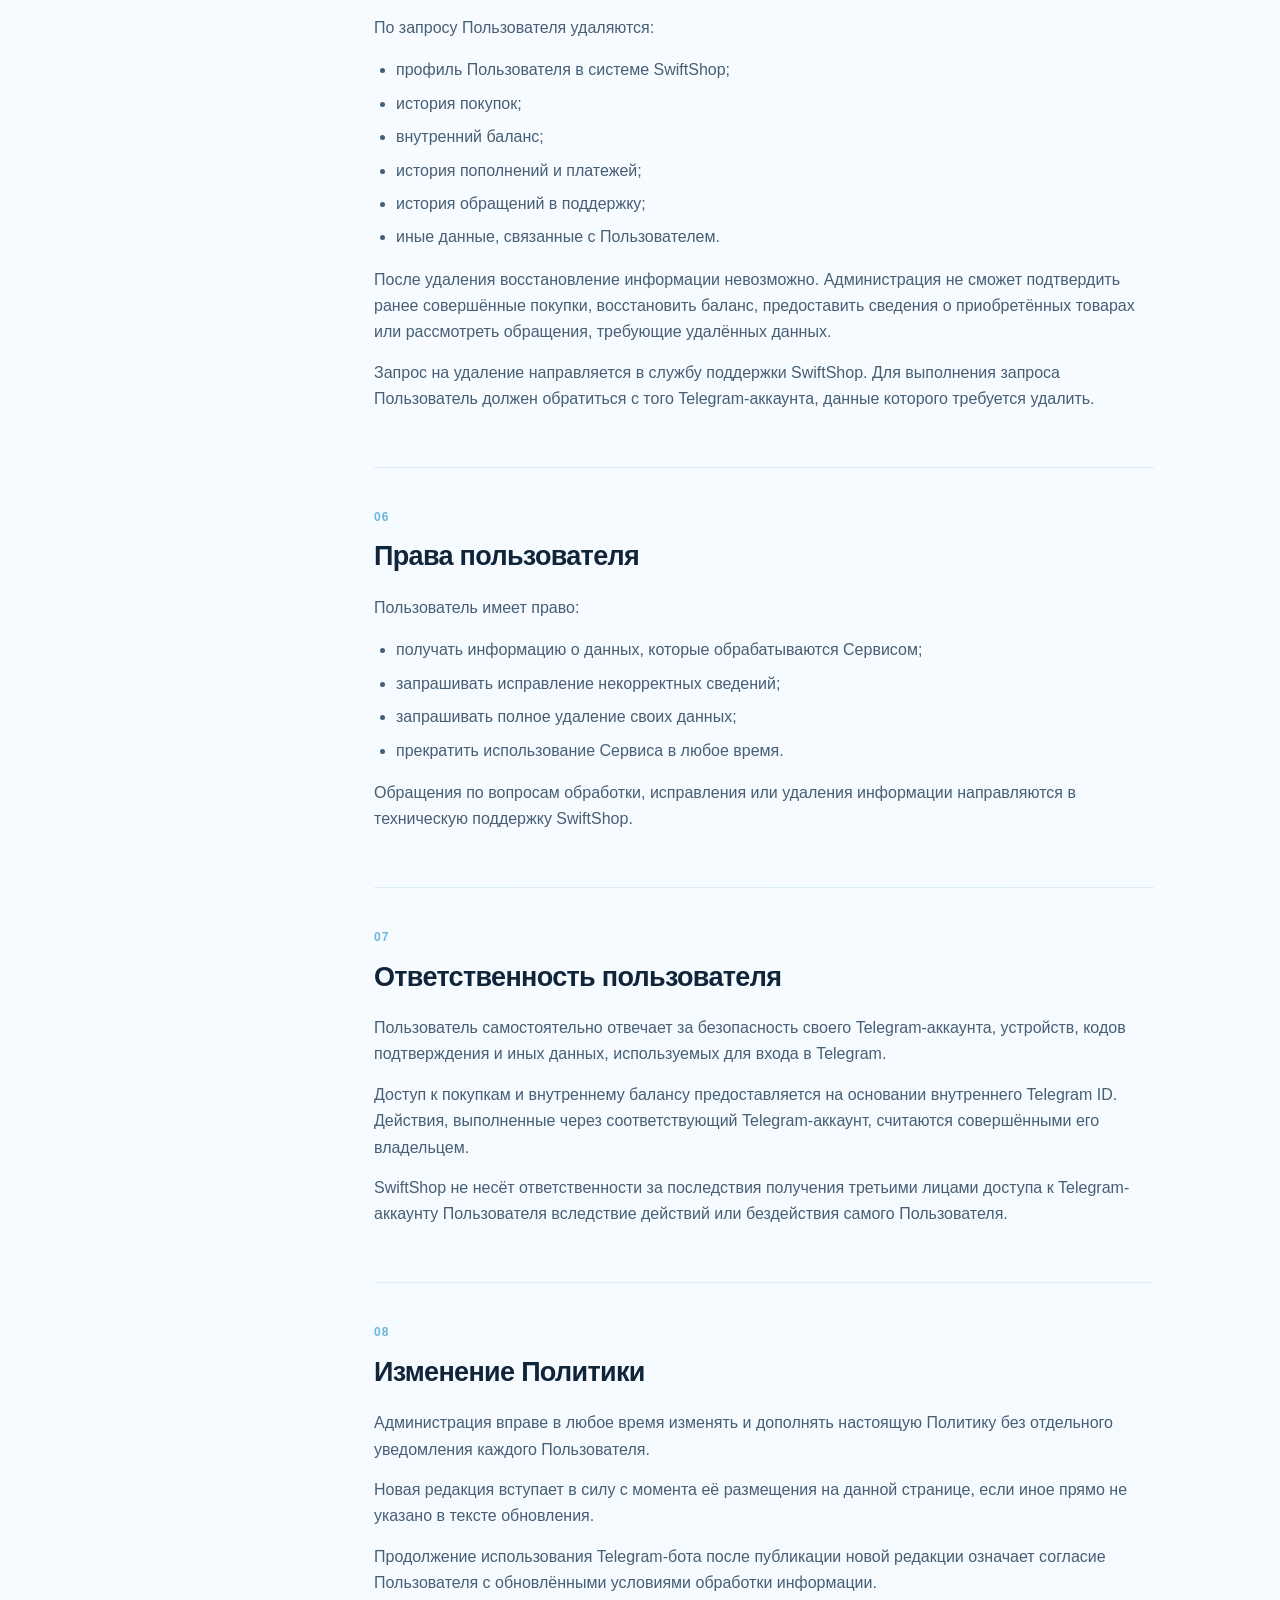
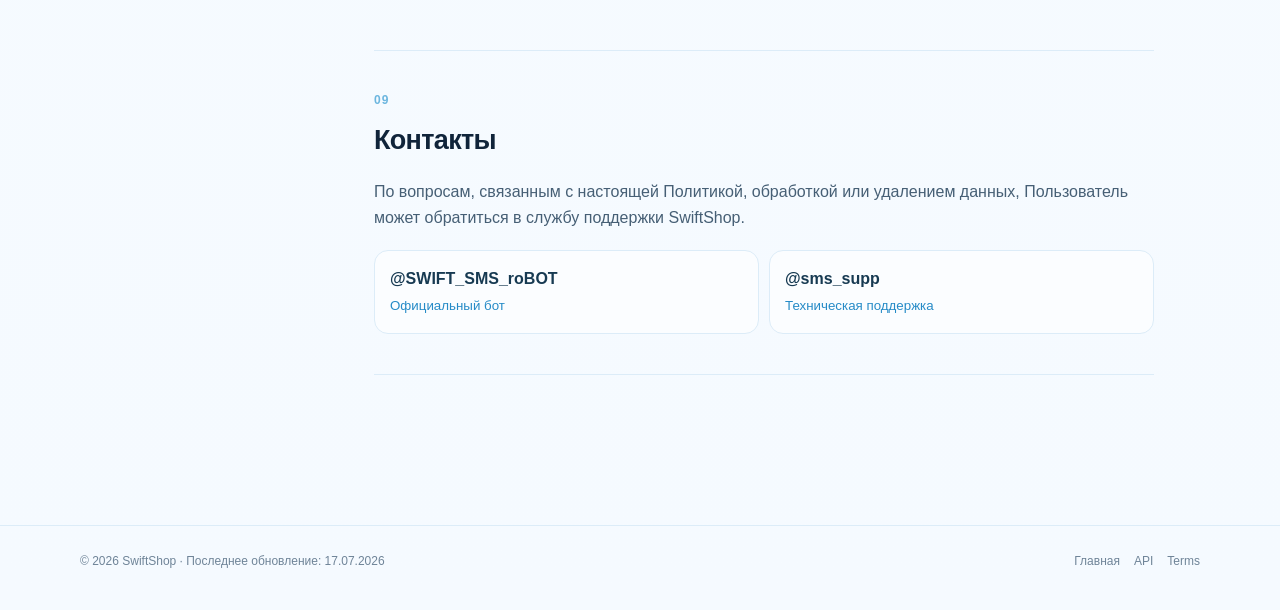
<file: docs/privacy/index.html>
<!doctype html><html lang="ru"><head><meta charset="utf-8"><meta name="viewport" content="width=device-width,initial-scale=1"><meta name="description" content="Политика конфиденциальности сервиса SwiftShop"><title>Политика конфиденциальности — SwiftShop</title><link rel="stylesheet" href="../../assets/styles.css"></head><body><header class="topbar"><div class="topbar-inner"><a class="brand" href="../../"><span class="brand-mark">S</span><span class="brand-copy"><strong>SWIFT SHOP</strong><small>Privacy</small></span></a><nav class="nav"><a href="../../">Главная</a><a href="../api_v2/">API</a><a href="../agreement/">Соглашение</a><a aria-current="page" href="./">Privacy</a></nav><a class="button button-primary button-top" href="https://t.me/SWIFT_SMS_roBOT" target="_blank" rel="noopener noreferrer"><span>Открыть SwiftShop</span>&nbsp;↗</a></div></header><main class="shell doc-layout"><aside class="sidebar"><div class="toc-title">Содержание</div><nav class="toc"><a href="#general">1. Общие положения</a><a href="#data">2. Собираемые данные</a><a href="#purposes">3. Цели обработки</a><a href="#protection">4. Защита и передача</a><a href="#deletion">5. Удаление данных</a><a href="#rights">6. Права пользователя</a><a href="#responsibility">7. Ответственность</a><a href="#changes">8. Изменение политики</a><a href="#contacts">9. Контакты</a></nav></aside><article class="document"><header class="doc-head"><div class="eyebrow">SWIFTSHOP · PRIVACY</div><h1>Политика конфиденциальности</h1><p class="lead">Настоящая Политика определяет порядок сбора, хранения, использования и удаления информации пользователей Telegram-бота SwiftShop.</p><div class="notice">Используя SwiftShop, Пользователь подтверждает, что ознакомился с настоящей Политикой конфиденциальности и принимает её условия.</div><div class="meta"><span class="pill">Действующая редакция</span><span class="pill">Последнее обновление: 17.07.2026</span></div></header><section id="general"><div class="section-number">01</div><h2>Общие положения</h2><p>Настоящая Политика конфиденциальности, далее — «Политика», определяет порядок сбора, хранения, использования и удаления информации, предоставляемой пользователями цифрового сервиса SwiftShop, далее — «Сервис».</p><p>Используя Telegram-бота SwiftShop, приобретая цифровые товары или взаимодействуя с функционалом Сервиса, Пользователь подтверждает, что ознакомился с настоящей Политикой и принимает её условия в полном объёме.</p><p>Если Пользователь не согласен с положениями настоящей Политики, он обязан прекратить использование Сервиса.</p><p>SwiftShop является цифровым сервисом по продаже виртуальных товаров и сопутствующих услуг.</p><p>Администрация вправе изменять настоящую Политику. Новая редакция вступает в силу с момента её публикации на данной странице.</p></section><section id="data"><div class="section-number">02</div><h2>Собираемые данные</h2><p>Для обеспечения работы Сервиса могут обрабатываться следующие сведения:</p><ul><li>Telegram ID Пользователя;</li><li>имя, указанное в Telegram;</li><li>username Telegram;</li><li>история покупок;</li><li>внутренний баланс Пользователя;</li><li>история пополнений и платежей;</li><li>история обращений в службу поддержки.</li></ul><p>Для Telegram-аккаунтов, приобретаемых через Сервис, могут временно храниться:</p><ul><li>номер телефона;</li><li>имя аккаунта;</li><li>username;</li><li>Telegram User ID;</li><li>пароль двухэтапной аутентификации — 2FA;</li><li>session-файлы и иные технические данные, необходимые для передачи аккаунта.</li></ul><p>Session-файлы и иные данные доступа хранятся только до момента успешной передачи приобретённого аккаунта Покупателю. После завершения передачи они удаляются, а дальнейший доступ к аккаунту остаётся исключительно у Покупателя.</p><p>SwiftShop не использует Cookies, Local Storage, веб-аналитику и браузерные технологии отслеживания, поскольку взаимодействие с Пользователями осуществляется через Telegram-бота.</p></section><section id="purposes"><div class="section-number">03</div><h2>Цели обработки информации</h2><p>Полученная информация используется исключительно для:</p><ul><li>идентификации Пользователя внутри Telegram-бота;</li><li>обработки заказов и предоставления цифровых товаров;</li><li>отображения информации о ранее совершённых покупках;</li><li>учёта внутреннего баланса;</li><li>обработки и проверки пополнений;</li><li>оказания технической поддержки;</li><li>обеспечения стабильной работы Telegram-бота;</li><li>предотвращения технических ошибок при выполнении заказов.</li></ul><p>Информация не используется для рекламного профилирования, анализа поведения Пользователей или показа персонализированной рекламы.</p></section><section id="protection"><div class="section-number">04</div><h2>Защита и передача информации</h2><p>Все сведения обрабатываются Администрацией Сервиса исключительно в целях обеспечения работы SwiftShop.</p><p>Для пополнения баланса могут использоваться сторонние платёжные сервисы <a href="https://t.me/send" target="_blank" rel="noopener noreferrer">CryptoBot</a> и <a href="https://t.me/xRocket" target="_blank" rel="noopener noreferrer">xRocket</a>. Обработка платежа осуществляется соответствующим платёжным сервисом по его собственным правилам.</p><p>SwiftShop не продаёт, не распространяет и не передаёт персональные данные Пользователей третьим лицам. История покупок, сведения о приобретённых товарах и данные аккаунтов являются конфиденциальными.</p><p>Администрация принимает разумные технические и организационные меры для защиты информации от несанкционированного доступа, изменения, утраты или уничтожения. При этом ни один способ хранения или передачи данных не может гарантировать абсолютную безопасность.</p></section><section id="deletion"><div class="section-number">05</div><h2>Удаление данных</h2><p>Пользователь вправе в любое время запросить полное удаление всей информации, связанной с использованием Сервиса.</p><p>По запросу Пользователя удаляются:</p><ul><li>профиль Пользователя в системе SwiftShop;</li><li>история покупок;</li><li>внутренний баланс;</li><li>история пополнений и платежей;</li><li>история обращений в поддержку;</li><li>иные данные, связанные с Пользователем.</li></ul><p>После удаления восстановление информации невозможно. Администрация не сможет подтвердить ранее совершённые покупки, восстановить баланс, предоставить сведения о приобретённых товарах или рассмотреть обращения, требующие удалённых данных.</p><p>Запрос на удаление направляется в службу поддержки SwiftShop. Для выполнения запроса Пользователь должен обратиться с того Telegram-аккаунта, данные которого требуется удалить.</p></section><section id="rights"><div class="section-number">06</div><h2>Права пользователя</h2><p>Пользователь имеет право:</p><ul><li>получать информацию о данных, которые обрабатываются Сервисом;</li><li>запрашивать исправление некорректных сведений;</li><li>запрашивать полное удаление своих данных;</li><li>прекратить использование Сервиса в любое время.</li></ul><p>Обращения по вопросам обработки, исправления или удаления информации направляются в техническую поддержку SwiftShop.</p></section><section id="responsibility"><div class="section-number">07</div><h2>Ответственность пользователя</h2><p>Пользователь самостоятельно отвечает за безопасность своего Telegram-аккаунта, устройств, кодов подтверждения и иных данных, используемых для входа в Telegram.</p><p>Доступ к покупкам и внутреннему балансу предоставляется на основании внутреннего Telegram ID. Действия, выполненные через соответствующий Telegram-аккаунт, считаются совершёнными его владельцем.</p><p>SwiftShop не несёт ответственности за последствия получения третьими лицами доступа к Telegram-аккаунту Пользователя вследствие действий или бездействия самого Пользователя.</p></section><section id="changes"><div class="section-number">08</div><h2>Изменение Политики</h2><p>Администрация вправе в любое время изменять и дополнять настоящую Политику без отдельного уведомления каждого Пользователя.</p><p>Новая редакция вступает в силу с момента её размещения на данной странице, если иное прямо не указано в тексте обновления.</p><p>Продолжение использования Telegram-бота после публикации новой редакции означает согласие Пользователя с обновлёнными условиями обработки информации.</p></section><section id="contacts"><div class="section-number">09</div><h2>Контакты</h2><p>По вопросам, связанным с настоящей Политикой, обработкой или удалением данных, Пользователь может обратиться в службу поддержки SwiftShop.</p><div class="contacts"><a class="contact" href="https://t.me/SWIFT_SMS_roBOT" target="_blank" rel="noopener noreferrer"><strong>@SWIFT_SMS_roBOT</strong><br><small>Официальный бот</small></a><a class="contact" href="https://t.me/sms_supp" target="_blank" rel="noopener noreferrer"><strong>@sms_supp</strong><br><small>Техническая поддержка</small></a></div></section></article></main><footer class="footer"><div class="footer-inner"><span>© 2026 SwiftShop · Последнее обновление: 17.07.2026</span><div class="footer-links"><a href="../../">Главная</a><a href="../api_v2/">API</a><a href="../agreement/">Terms</a></div></div></footer></body></html>
</file>
<file: assets/styles.css>
:root{--bg:#f7fbff;--paper:#fff;--text:#10243a;--muted:#6f8498;--line:#dcecf8;--line-strong:#c8e2f4;--blue:#3aa7ea;--blue2:#7bc8f3;--blue-soft:#eaf7ff;--green:#1f9d68;--shadow:0 20px 55px rgba(52,124,170,.10);--radius:20px}*{box-sizing:border-box}html{scroll-behavior:smooth;scroll-padding-top:92px}body{margin:0;background:linear-gradient(180deg,#fff 0,#f8fcff 35%,#f5faff 100%);color:var(--text);font-family:Inter,ui-sans-serif,-apple-system,BlinkMacSystemFont,"Segoe UI",sans-serif;line-height:1.65;-webkit-font-smoothing:antialiased}a{color:inherit}.topbar{position:sticky;top:0;z-index:50;border-bottom:1px solid rgba(190,222,242,.78);background:rgba(255,255,255,.88);backdrop-filter:blur(18px)}.topbar-inner{width:min(1180px,calc(100% - 32px));height:72px;margin:auto;display:flex;align-items:center;justify-content:space-between;gap:18px}.brand{display:flex;align-items:center;gap:11px;text-decoration:none}.brand-mark{width:38px;height:38px;border-radius:12px;display:grid;place-items:center;background:linear-gradient(145deg,#7fd3ff,#3da8ea);box-shadow:0 10px 24px rgba(61,168,234,.22);color:#fff;font-weight:900;font-style:italic}.brand-copy{display:flex;flex-direction:column;line-height:1.05}.brand-copy strong{font-size:15px;letter-spacing:.045em}.brand-copy small{margin-top:5px;font-size:10px;color:var(--muted);letter-spacing:.10em;text-transform:uppercase}.nav{display:flex;align-items:center;gap:5px}.nav a{padding:9px 11px;border-radius:10px;text-decoration:none;font-size:13px;color:#526b82}.nav a:hover,.nav a[aria-current=page]{background:var(--blue-soft);color:#187fbd}.button{display:inline-flex;align-items:center;justify-content:center;min-height:42px;padding:0 16px;border:1px solid var(--line-strong);border-radius:12px;background:#fff;text-decoration:none;font-size:13px;font-weight:750;box-shadow:0 8px 22px rgba(72,137,180,.06)}.button-primary{border-color:transparent;color:#fff;background:linear-gradient(135deg,#55b9ef,#2f9fe2);box-shadow:0 12px 26px rgba(47,159,226,.23)}.button:hover{transform:translateY(-1px)}.shell{width:min(1120px,calc(100% - 32px));margin:auto}.hero{padding:96px 0 54px}.eyebrow{display:inline-flex;align-items:center;gap:8px;font-size:11px;font-weight:800;letter-spacing:.12em;text-transform:uppercase;color:#4d98c5}.eyebrow:before{content:"";width:8px;height:8px;border-radius:50%;background:#66c5ef;box-shadow:0 0 0 6px #eaf7ff}h1{margin:16px 0 18px;font-size:clamp(42px,6vw,72px);line-height:1.02;letter-spacing:-.045em}h2{letter-spacing:-.025em}.lead{max-width:760px;margin:0;color:var(--muted);font-size:18px}.hero-actions{display:flex;flex-wrap:wrap;gap:10px;margin-top:28px}.status-row{display:flex;flex-wrap:wrap;gap:10px;margin-top:26px}.pill{display:inline-flex;align-items:center;gap:8px;padding:8px 11px;border:1px solid var(--line);border-radius:999px;background:#fff;color:var(--muted);font-size:12px}.dot{width:8px;height:8px;border-radius:50%;background:#39b47b;box-shadow:0 0 0 4px #e7f7ef}.hub-grid{display:grid;grid-template-columns:1.25fr .75fr;gap:18px;padding-bottom:88px}.card{border:1px solid var(--line);border-radius:var(--radius);background:rgba(255,255,255,.94);box-shadow:var(--shadow)}.primary-card{padding:30px}.section-label{font-size:11px;font-weight:800;letter-spacing:.12em;text-transform:uppercase;color:#5598be}.current-link{margin-top:14px;padding:21px;border:1px solid #cfeafb;border-radius:16px;background:linear-gradient(135deg,#f6fcff,#eaf7ff)}.current-link strong{display:block;font-size:20px}.current-link span{display:block;margin-top:3px;color:var(--muted);font-size:13px}.links-card{padding:16px}.resource{display:flex;align-items:center;justify-content:space-between;gap:18px;padding:16px 15px;border-radius:14px;text-decoration:none}.resource:hover{background:#f4fbff}.resource+.resource{border-top:1px solid #edf4f8}.resource strong{display:block;font-size:14px}.resource small{display:block;margin-top:2px;color:var(--muted)}.arrow{color:#65add6}.security-note{margin-top:18px;padding:17px 18px;border:1px solid #d5ebf8;border-radius:15px;background:#f8fcff;color:#5f788e;font-size:13px}.security-note strong{color:#235978}.footer{border-top:1px solid var(--line);margin-top:70px}.footer-inner{width:min(1120px,calc(100% - 32px));margin:auto;padding:26px 0 38px;display:flex;align-items:center;justify-content:space-between;gap:18px;color:var(--muted);font-size:12px}.footer-links{display:flex;flex-wrap:wrap;gap:14px}.footer a{text-decoration:none}.doc-layout{display:grid;grid-template-columns:240px minmax(0,780px);gap:54px;padding:58px 0 80px}.sidebar{position:sticky;top:98px;align-self:start}.toc-title{font-size:11px;font-weight:800;letter-spacing:.11em;text-transform:uppercase;color:#6893ad;margin-bottom:10px}.toc{display:grid;gap:3px}.toc a{padding:8px 10px;border-radius:9px;text-decoration:none;color:#668096;font-size:12px}.toc a:hover{background:#eef8fe;color:#257fae}.doc-head{padding-bottom:32px;border-bottom:1px solid var(--line)}.doc-head h1{font-size:clamp(38px,5vw,58px)}.meta{display:flex;flex-wrap:wrap;gap:8px;margin-top:22px}.notice{margin-top:22px;padding:15px 17px;border:1px solid #cde8f8;border-radius:14px;background:#f3fbff;color:#547388;font-size:13px}.document section{padding:40px 0;border-bottom:1px solid var(--line)}.section-number{font-size:12px;color:#6cb6df;font-weight:800;letter-spacing:.10em}.document h2{margin:7px 0 16px;font-size:27px}.document p{margin:0 0 14px;color:#465f75}.document ul{color:#465f75;padding-left:22px}.document li{margin:7px 0}.document strong{color:#173a52}.document a{color:#268bc7}.contacts{display:grid;grid-template-columns:1fr 1fr;gap:10px;margin-top:18px}.contact{padding:15px;border:1px solid var(--line);border-radius:14px;background:#fbfdff;text-decoration:none}.api-wrap{padding:34px 0 70px}.api-frame-card{overflow:hidden;border:1px solid var(--line);border-radius:18px;background:#fff;box-shadow:var(--shadow)}.api-toolbar{padding:14px 16px;border-bottom:1px solid var(--line);display:flex;align-items:center;justify-content:space-between;gap:12px}.api-frame{display:block;width:100%;height:78vh;border:0;background:#fff}.fallback{padding:18px;color:var(--muted);font-size:13px}@media(max-width:860px){.nav{display:none}.hub-grid,.doc-layout{grid-template-columns:1fr}.sidebar{display:none}.hero{padding-top:72px}.contacts{grid-template-columns:1fr}}@media(max-width:560px){.topbar-inner{width:min(100% - 20px,1180px)}.brand-copy small{display:none}.button-top span{display:none}.shell{width:min(100% - 24px,1120px)}.hero{padding-top:58px}h1{font-size:43px}.lead{font-size:16px}.primary-card{padding:22px}.footer-inner{flex-direction:column;align-items:flex-start}.api-frame{height:74vh}}
</file>
<file: lynix_curator/styles.css>
@import url('https://fonts.googleapis.com/css2?family=Inter:wght@400;500;600;700;800;900&display=swap');
:root{--bg:#050a14;--bg2:#071122;--panel:#0a1628;--panel2:#0c1b31;--border:rgba(110,176,241,.16);--border2:rgba(97,192,255,.35);--blue:#0a84ff;--cyan:#37dfff;--text:#e9f5ff;--muted:#8ba7c3;--faint:#55728e;--green:#46e5bb;--radius:18px;--glow:0 0 35px rgba(0,140,255,.12)}
*{box-sizing:border-box}html{scroll-behavior:smooth}body{margin:0;background:var(--bg);font:15px/1.55 Inter,system-ui,sans-serif;color:var(--text);-webkit-font-smoothing:antialiased;min-height:100vh;overflow-x:hidden}body:before{content:"";position:fixed;inset:0;pointer-events:none;z-index:-2;background:radial-gradient(circle at 8% 15%,rgba(0,85,180,.13),transparent 30%),radial-gradient(circle at 95% 0,rgba(0,100,255,.12),transparent 35%),linear-gradient(180deg,#050a14,#06101b 65%,#04080f)}.ambient{position:absolute;z-index:-1;top:0;left:0;right:0;height:740px;pointer-events:none;background-image:linear-gradient(180deg,rgba(5,10,20,.03),#050a14 96%),url('assets/scene.svg');background-position:center top;background-repeat:no-repeat;background-size:cover;opacity:.81}a{color:inherit;text-decoration:none}button,input,select{font:inherit}button{cursor:pointer}button:focus-visible,a:focus-visible,input:focus-visible,select:focus-visible{outline:2px solid var(--cyan);outline-offset:3px}svg{width:20px;height:20px;fill:none;stroke:currentColor;stroke-width:1.8;stroke-linecap:round;stroke-linejoin:round}.shell{max-width:1240px;margin:0 auto;padding-left:28px;padding-right:28px}.site-header{position:sticky;top:0;z-index:50;background:rgba(4,10,20,.76);border-bottom:1px solid rgba(117,186,255,.12);backdrop-filter:blur(24px)}.header-inner{height:77px;display:flex;align-items:center;justify-content:space-between;gap:24px}.brand,.footer-logo{display:flex;align-items:center;gap:11px;flex-shrink:0}.brand img{filter:drop-shadow(0 0 12px rgba(0,158,255,.36))}.brand-words{display:flex;flex-direction:column;line-height:1.14}.brand-words strong{font-size:19px;font-weight:850;letter-spacing:-.06em}.brand-words strong span{color:#65ceff}.brand-words small,.footer-logo small{color:#5dc6fd;letter-spacing:.34em;font-size:8px;margin-top:6px;font-weight:750}.nav-links{display:flex;align-items:center;gap:5px}.nav-links a{position:relative;padding:13px 13px;font-size:12px;font-weight:650;color:#a7bed5;transition:.18s}.nav-links a:hover,.nav-links a.active{color:white}.nav-links a.active:after{content:"";position:absolute;left:19px;right:19px;bottom:-15px;height:2px;background:var(--cyan);box-shadow:0 0 14px var(--cyan)}.header-actions{display:flex;align-items:center;gap:9px}.icon-btn{width:39px;height:39px;display:grid;place-items:center;border:1px solid var(--border);border-radius:12px;background:rgba(11,27,49,.85);color:#cfeaff}.icon-btn:hover,.button:hover{border-color:var(--border2);filter:brightness(1.1)}.button{border:1px solid transparent;border-radius:12px;padding:12px 20px;display:inline-flex;align-items:center;justify-content:center;gap:11px;font-size:13px;font-weight:760;transition:transform .2s,border-color .2s,filter .2s;background:linear-gradient(120deg,#13b7ff,#31dfff);color:#021525;box-shadow:0 8px 30px rgba(12,161,255,.24)}.button:hover{transform:translateY(-2px)}.button svg{width:17px;height:17px}.button-outline{background:rgba(8,28,50,.55);border-color:rgba(67,180,255,.65);color:#b5ecff;box-shadow:0 0 16px rgba(0,147,255,.12)}.button-quiet{background:rgba(18,34,54,.65);color:#d9efff;border-color:var(--border);box-shadow:none}.button-small{padding:9px 14px;font-size:12px;border-radius:10px}.menu-btn{display:none}.hero{position:relative;min-height:495px;padding:75px 0 55px;overflow:hidden}.hero:before{content:"";position:absolute;left:0;right:0;bottom:0;height:100px;background:linear-gradient(0deg,var(--bg),transparent);pointer-events:none}.hero-content{position:relative;z-index:2;width:min(680px,60%)}.eyebrow{display:flex;align-items:center;gap:12px;color:#57c7ff;letter-spacing:.28em;font-size:10px;font-weight:800;text-transform:uppercase}.eyebrow:before{content:"";display:inline-block;width:20px;height:1px;background:#48c7ff}.hero h1{font-weight:900;line-height:.99;font-size:clamp(57px,8vw,106px);margin:18px 0 6px;letter-spacing:-.087em;text-shadow:0 3px 33px rgba(0,126,255,.16)}.hero h1 .cyan,.gradient-text{color:#48baff;background:linear-gradient(110deg,#96e5ff 0%,#1d9fff 50%,#13dfff 95%);background-clip:text;-webkit-background-clip:text;-webkit-text-fill-color:transparent}.hero .tm{font-weight:650;letter-spacing:.55em;font-size:11px;color:#b1e4ff;text-transform:uppercase;margin:0 0 24px;padding-left:4px}.hero .desc{font-size:16px;line-height:1.75;color:#bfd0e5;max-width:570px}.hero .hero-actions{display:flex;flex-wrap:wrap;gap:12px;margin-top:26px}.hero-tags{display:flex;flex-wrap:wrap;gap:26px;margin-top:42px}.hero-tag{display:flex;align-items:center;gap:10px;font-size:11px;color:#9fc0dc;max-width:160px;line-height:1.5}.hero-tag .tiny-icon{display:grid;place-items:center;width:38px;height:38px;flex:none;border:1px solid rgba(54,187,255,.35);border-radius:11px;background:#081527}.hero-tag svg{color:#5ccaff}.float-code{position:absolute;right:7%;top:26%;z-index:1;opacity:.95;animation:hover 7s ease-in-out infinite}.float-code svg{width:410px;height:330px;stroke:none;filter:drop-shadow(0 0 33px rgba(0,153,255,.4))}@keyframes hover{50%{transform:translateY(-15px)}}.section{padding-top:48px;padding-bottom:42px}.section-tight{padding-top:14px}.section-header{display:flex;justify-content:space-between;align-items:end;gap:14px;margin:0 0 22px}.section-header h2{font-size:26px;letter-spacing:-.045em;margin:0 0 5px;font-weight:820}.section-header p,.intro{margin:0;color:var(--muted);font-size:13px}.more-link{color:#64c9ff;font-weight:750;font-size:12px;display:flex;align-items:center;gap:8px;white-space:nowrap}.more-link svg{width:15px;height:15px}.stat-grid{display:grid;grid-template-columns:repeat(3,1fr);gap:14px}.stat-card{position:relative;overflow:hidden;background:linear-gradient(125deg,rgba(9,26,48,.94),rgba(4,12,25,.92));border:1px solid rgba(40,157,255,.32);border-radius:16px;padding:24px;min-height:166px;box-shadow:var(--glow)}.stat-card:after{content:"";position:absolute;inset:auto -40px -80px auto;width:190px;height:150px;border-radius:50%;background:radial-gradient(circle,rgba(0,149,255,.16),transparent 65%);pointer-events:none}.stat-icon{width:46px;height:46px;display:grid;place-items:center;border:1px solid rgba(53,181,255,.25);border-radius:13px;background:linear-gradient(150deg,#0b2138,#071324);color:#65cfff;float:left;margin-right:17px}.stat-kicker{font-weight:650;font-size:13px;color:#f2f8ff;margin-top:4px}.stat-number{font-size:clamp(28px,3vw,40px);line-height:1.25;font-weight:870;letter-spacing:-.065em;margin:9px 0 3px;color:#62c8ff;text-shadow:0 0 22px rgba(0,160,255,.28)}.stat-foot{color:#7e9fbd;font-size:10px}.stat-foot b{color:var(--green);margin-left:10px}.card-grid{display:grid;grid-template-columns:repeat(4,minmax(0,1fr));gap:14px}.material-card,.tool-card,.category-card,.feature-card,.article-card{background:linear-gradient(160deg,rgba(12,30,54,.95),rgba(5,13,26,.96));border:1px solid var(--border);border-radius:14px;overflow:hidden;transition:transform .22s,border-color .22s,box-shadow .22s}.material-card:hover,.tool-card:hover,.category-card:hover,.feature-card:hover{transform:translateY(-4px);border-color:rgba(40,181,255,.58);box-shadow:0 10px 25px rgba(0,136,255,.1)}.material-cover{height:133px;position:relative;overflow:hidden;background:radial-gradient(circle at 65% 40%,rgba(0,189,255,.2),transparent 43%),linear-gradient(145deg,#071328,#092241 65%,#020b19);display:flex;align-items:center;justify-content:center}.material-cover:before,.material-cover:after{content:"";position:absolute;border:1px solid rgba(61,190,255,.15);transform:rotate(-24deg);width:155px;height:155px;border-radius:26px;right:-45px;top:-66px}.material-cover:after{right:-75px;top:-85px}.cover-symbol{font-size:60px;font-weight:900;letter-spacing:-.08em;color:transparent;background:linear-gradient(130deg,#d5f9ff,#26aafa,#0054ab);-webkit-background-clip:text;background-clip:text;text-shadow:0 0 32px rgba(0,166,255,.12);z-index:1}.cover-badge{position:absolute;top:11px;left:11px;font-size:10px;font-weight:800;padding:5px 10px;color:#042137;background:#34ceff;border-radius:6px}.material-body{padding:16px}.material-body h3,.tool-card h3{font-size:14px;line-height:1.4;margin:0 0 8px;min-height:38px;font-weight:760}.material-body .material-meta{color:#80a1be;font-size:10px;display:flex;gap:12px;margin:10px 0 0}.material-body .material-desc{font-size:11px;line-height:1.55;color:#89a7c3;min-height:52px}.card-footer{display:flex;justify-content:space-between;align-items:center;gap:8px;margin-top:13px}.card-arrow{width:33px;height:33px;border-radius:50%;display:grid;place-items:center;border:1px solid rgba(88,195,255,.25);background:#0e2540;color:#95ddff}.card-arrow svg{width:17px;height:17px}.tags{display:flex;flex-wrap:wrap;gap:6px}.tag{display:inline-flex;align-items:center;gap:5px;font-size:10px;padding:5px 8px;border-radius:7px;color:#96bddb;background:rgba(76,142,210,.12);border:1px solid rgba(113,169,220,.1)}.tool-card{padding:17px}.tool-card .tool-top{display:flex;gap:10px;align-items:center;margin-bottom:12px}.tool-logo{flex:none;width:42px;height:42px;border:1px solid rgba(100,184,255,.24);border-radius:12px;background:linear-gradient(135deg,#103156,#071222);display:grid;place-items:center;font-weight:900;color:#6cd9ff;font-size:21px}.tool-card h3{min-height:0;margin:0 0 2px}.tool-card .subtitle{font-size:11px;color:#8ca9c5}.tool-card p{font-size:11px;color:#8ca9c5;line-height:1.6;min-height:54px;margin:0 0 13px}.tool-card .rating{font-size:11px;color:#ffd27b}.categories-grid{display:grid;grid-template-columns:repeat(6,1fr);gap:11px}.category-card{padding:15px 11px;display:flex;align-items:center;gap:11px;cursor:pointer}.category-card .category-icon{flex:none;width:41px;height:41px;display:grid;place-items:center;border:1px solid rgba(69,175,255,.2);border-radius:11px;background:#0a223e;color:#68ceff}.category-card b{font-size:11px;line-height:1.4;display:block}.category-card small{font-size:9px;color:var(--muted);display:block;margin-top:5px}.community{min-height:114px;padding:27px 28px;border:1px solid rgba(12,163,255,.49);border-radius:15px;display:flex;justify-content:space-between;align-items:center;gap:18px;position:relative;overflow:hidden;background:linear-gradient(90deg,rgba(4,13,26,.92),rgba(9,44,77,.55)),url('assets/scene.svg') center 55% /cover}.community h3{font-size:18px;margin:0 0 5px}.community p{font-size:12px;color:#a4bbd0;margin:0}.page-top{padding:60px 0 30px;position:relative}.page-top .breadcrumbs{font-size:11px;color:#70c7fb;margin-bottom:17px}.page-top h1{margin:0 0 11px;font-size:clamp(37px,5vw,58px);line-height:1.04;letter-spacing:-.07em;font-weight:900}.page-top p{max-width:740px;color:#b2c3d8;margin:0;font-size:14px}.divider-line{height:1px;background:linear-gradient(90deg,rgba(48,173,255,.5),transparent);margin-top:34px}.toolbar{display:flex;gap:11px;align-items:center;flex-wrap:wrap;margin:24px 0 23px}.searchbox{display:flex;align-items:center;gap:10px;flex:1;min-width:245px;background:rgba(8,25,45,.88);border:1px solid rgba(66,176,255,.32);border-radius:12px;padding:0 13px;height:46px;color:#64caff}.searchbox input{border:0;outline:0;background:none;color:var(--text);width:100%;font-size:13px}.searchbox input::placeholder{color:#698cae}.pill-button{background:rgba(12,28,48,.8);border:1px solid rgba(109,169,220,.2);color:#b7cadc;border-radius:10px;padding:10px 14px;font-size:11px;font-weight:750;transition:.2s}.pill-button:hover,.pill-button.active{background:linear-gradient(120deg,#1c9dff,#34d8ff);border-color:transparent;color:#03213a;box-shadow:0 5px 16px rgba(0,153,255,.23)}.filterbar{display:flex;align-items:center;justify-content:space-between;gap:16px;flex-wrap:wrap;margin-bottom:19px}.filterbar .left{display:flex;gap:7px;flex-wrap:wrap}.results-count{font-size:11px;color:var(--muted)}.listing-grid{display:grid;grid-template-columns:repeat(3,minmax(0,1fr));gap:16px}.listing-grid .material-cover{height:160px}.listing-grid .material-body h3{font-size:17px}.listing-grid .material-body .material-desc{min-height:54px;font-size:12px}.listing-grid .material-card .material-body{padding:17px}.tool-listing{display:grid;grid-template-columns:repeat(3,minmax(0,1fr));gap:15px}.tool-listing .tool-card{min-height:225px}.tool-card .tool-cta{display:flex;gap:8px;align-items:center;justify-content:space-between}.toolbar select{background:#0a1a2e;border:1px solid var(--border);border-radius:11px;color:#b3d8ff;padding:12px;max-width:200px}.empty{padding:55px 20px;text-align:center;border:1px dashed rgba(100,176,240,.3);border-radius:16px;color:#8aa4ba}.featured{padding:28px;background:linear-gradient(90deg,rgba(8,30,54,.94),rgba(8,30,54,.55)),url('assets/scene.svg') right/cover;border:1px solid rgba(45,154,255,.3);border-radius:18px;display:flex;align-items:center;justify-content:space-between;gap:25px;margin-bottom:24px}.featured h2{font-size:24px;margin:8px 0}.featured p{font-size:12px;color:#a2c0dd;max-width:570px}.article-wrap{display:grid;grid-template-columns:minmax(0,1fr) 284px;gap:24px;margin:15px auto 65px}.article-panel,.toc-panel{border:1px solid var(--border);background:rgba(7,19,34,.78);border-radius:17px;padding:30px}.article-panel h2{font-size:23px;margin-top:33px}.article-panel p{line-height:1.87;color:#adc4d9;font-size:14px}.article-panel .callout{margin:25px 0;padding:17px;background:rgba(7,110,197,.13);border:1px solid rgba(40,163,255,.34);border-radius:12px;color:#c9eaff}.toc-panel{position:sticky;top:100px;align-self:start}.toc-panel h3{font-size:15px;margin:0 0 18px}.toc-panel a{display:block;border-left:2px solid rgba(75,174,249,.28);padding:10px 12px;color:#92badb;font-size:12px}.toc-panel a:hover{color:white;border-color:#28c6ff}.article-meta{display:flex;flex-wrap:wrap;gap:15px;color:#82b2d4;font-size:11px;margin:15px 0 25px}.article-nav{display:flex;gap:10px;justify-content:space-between;margin-top:32px}.panel{border:1px solid var(--border);border-radius:16px;padding:22px;background:rgba(7,20,37,.72)}.stats-heading{display:flex;align-items:center;justify-content:space-between;margin-bottom:20px}.demo-label{display:inline-flex;align-items:center;gap:7px;border:1px solid rgba(255,197,100,.3);border-radius:999px;padding:6px 10px;font-size:11px;color:#ffdba3;background:rgba(255,176,49,.06)}.chart{display:flex;gap:9px;align-items:end;height:190px;padding:30px 14px 10px;border-top:1px solid rgba(116,179,230,.12)}.chart .bar{flex:1;background:linear-gradient(0deg,rgba(6,106,198,.35),rgba(21,184,255,.85));border-radius:4px 4px 0 0;position:relative}.chart .bar:hover{filter:brightness(1.4)}.chart .bar:after{content:attr(data-month);position:absolute;top:100%;margin-top:9px;color:#6d99b8;font-size:9px;text-align:center;left:0;width:100%}.info-tiles{display:grid;grid-template-columns:repeat(3,1fr);gap:14px}.info-tiles .panel{min-height:150px}.info-tiles h3{font-size:14px;margin:8px 0}.info-tiles p{font-size:12px;color:#91aec9;margin:0}.about-layout{display:grid;grid-template-columns:1fr 1fr;gap:17px}.about-layout h2{margin-top:0}.about-layout p{font-size:13px;line-height:1.8;color:#9eb6cd}.faq-item{border-bottom:1px solid var(--border);padding:12px 0}.faq-item summary{cursor:pointer;font-weight:700}.faq-item p{padding-bottom:8px}.favorite{display:inline-grid;place-items:center;background:transparent;border:1px solid rgba(99,179,238,.22);border-radius:9px;width:33px;height:33px;color:#77bcf2}.favorite.saved{color:#40d8ff;background:rgba(0,165,255,.15);border-color:rgba(0,178,255,.6)}.favorite svg{width:17px;height:17px}.footer{border-top:1px solid rgba(113,181,241,.14);margin-top:62px;background:#040913;padding:36px 0 18px}.footer-top{display:flex;justify-content:space-between;gap:30px}.footer-logo{font-weight:850;font-size:17px}.footer-logo div{display:flex;flex-direction:column}.footer-top p{color:#688cac;font-size:11px}.footer-links{display:flex;flex-wrap:wrap;gap:18px;max-width:400px;align-content:start;padding-top:10px}.footer-links a{font-size:11px;color:#94acc7}.footer-links a:hover{color:#53d6ff}.footer-note{font-size:11px;color:#87aac8;padding-top:8px;text-align:right}.footer-note small{font-size:10px;color:#6686a5}.live-dot{width:7px;height:7px;background:#3ee9b6;border-radius:50%;display:inline-block;margin-right:6px;box-shadow:0 0 12px #3ee9b6}.footer-bottom{border-top:1px solid rgba(113,181,241,.09);font-size:10px;color:#506f8b;margin-top:30px;padding-top:15px}.toast{position:fixed;bottom:25px;left:50%;transform:translate(-50%,40px);opacity:0;z-index:120;border:1px solid rgba(60,192,255,.45);background:#0c2339;border-radius:12px;box-shadow:0 14px 40px rgba(0,0,0,.4);padding:12px 20px;font-size:13px;color:#d8f5ff;pointer-events:none;transition:.25s}.toast.show{opacity:1;transform:translate(-50%,0)}.modal-root{display:none;position:fixed;inset:0;z-index:110;background:rgba(0,3,12,.72);backdrop-filter:blur(12px);align-items:center;justify-content:center;padding:20px}.modal-root.open{display:flex}.modal-window{background:linear-gradient(145deg,#101f35,#071322);border:1px solid rgba(100,190,255,.35);box-shadow:0 30px 120px rgba(0,0,0,.65);border-radius:21px;max-width:560px;width:100%;padding:28px;position:relative}.modal-window h2{margin:0 0 9px;letter-spacing:-.04em}.modal-window p{color:#9dbbd8;font-size:13px;line-height:1.7}.modal-close{position:absolute;right:18px;top:18px}.modal-window .searchbox{margin-top:20px}.search-results{max-height:400px;overflow:auto;margin-top:15px}.search-result{display:block;border:1px solid rgba(110,176,241,.11);border-radius:10px;padding:12px 13px;margin:6px 0;color:#c8e4f9;font-size:13px}.search-result:hover{background:rgba(58,159,245,.11)}.search-result small{display:block;color:#6faacb;margin-top:3px}.overline{font-size:10px;color:#57c9ff;letter-spacing:.24em;text-transform:uppercase;font-weight:800}.loading{min-height:200px;display:grid;place-items:center;color:#8eb5d5}
@media(max-width:1100px){.float-code{right:-4%;opacity:.55}.categories-grid{grid-template-columns:repeat(3,1fr)}.card-grid{grid-template-columns:repeat(2,minmax(0,1fr))}.tool-listing,.listing-grid{grid-template-columns:repeat(2,minmax(0,1fr))}.hero-content{width:72%}.nav-links a{padding:10px 8px;font-size:11px}}
@media(max-width:760px){.shell{padding-left:18px;padding-right:18px}.header-inner{height:69px}.nav-links{display:none;position:absolute;left:12px;right:12px;top:76px;flex-direction:column;align-items:stretch;padding:12px;background:#081628;border:1px solid rgba(78,169,248,.3);border-radius:16px;box-shadow:0 20px 70px #0008}.nav-links.open{display:flex}.nav-links a.active:after{display:none}.nav-links a.active{background:rgba(0,145,255,.13)}.menu-btn{display:grid}.login-btn{display:none}.hero{padding-top:60px;min-height:595px}.hero-content{width:100%}.hero h1{font-size:clamp(50px,11vw,73px)}.hero .desc{font-size:13px;max-width:420px}.float-code{opacity:.18;right:-200px;top:35%;pointer-events:none}.hero-tags{margin-top:30px;gap:15px}.hero-tag{width:calc(50% - 8px)}.section{padding-top:35px;padding-bottom:22px}.stat-grid{grid-template-columns:1fr;gap:10px}.stat-card{min-height:132px;padding:18px}.card-grid,.listing-grid,.tool-listing,.info-tiles,.about-layout{grid-template-columns:1fr}.categories-grid{grid-template-columns:repeat(2,1fr)}.section-header h2{font-size:23px}.section-header p{font-size:12px}.material-cover{height:180px}.footer-top{flex-direction:column}.footer-note{text-align:left}.community{flex-direction:column;align-items:stretch}.page-top{padding-top:39px}.toolbar .searchbox{min-width:100%}.article-wrap{grid-template-columns:1fr}.toc-panel{position:static;grid-row:1}.article-panel{padding:20px}.featured{flex-direction:column;align-items:flex-start}.article-nav{flex-direction:column}.float-code svg{width:340px}}
@media(max-width:420px){.hero-tags{gap:11px}.hero-tag{font-size:10px}.hero-tag .tiny-icon{width:33px;height:33px}.brand-words strong{font-size:17px}.brand-words small{font-size:7px}.categories-grid{gap:9px}.category-card{padding:11px 8px}.category-card .category-icon{width:34px;height:34px}}
@media(prefers-reduced-motion:reduce){*,*:before,*:after{animation:none!important;transition:none!important;scroll-behavior:auto!important}}

/* Locally-hosted, unmodified brand mark silhouettes. Individual assets remain SVG. */
.brand-shell{
  position:relative;display:grid;place-items:center;flex:none;width:46px;height:46px;
  border-radius:13px;border:1px solid rgba(112,186,246,.2);
  background:linear-gradient(145deg,#102941,#081629);
  box-shadow:inset 0 1px rgba(255,255,255,.07);
  overflow:hidden;
}
.brand-shell img{display:block;object-fit:contain;width:30px;height:30px;max-width:82%;max-height:82%}
.brand-notion,.brand-capcut,.brand-googletrends{background:#fff;border-color:rgba(255,255,255,.35)}
.brand-chatgpt{background:#ffffff;border-color:rgba(255,255,255,.65)}
.brand-tradingview{background:#171e2c;border-color:rgba(114,147,183,.3)}
.brand-telegram{background:linear-gradient(145deg,#0c2944,#061c33);border-color:rgba(55,190,253,.35)}
.brand-figma{background:#161b2a}
.brand-canva{background:#082e44}
.brand-github{background:#202634;border-color:rgba(190,209,232,.2)}
.featured-logo .feature-brand{width:100px;height:100px;border-radius:25px;box-shadow:0 10px 36px rgba(0,177,255,.15)}
.featured-logo .feature-brand img{width:74px;height:74px}
.search-brand-result{display:flex;align-items:center;gap:12px}
.search-brand-result .brand-shell{width:36px;height:36px;border-radius:10px}
.search-brand-result .brand-shell img{width:24px;height:24px}
.material-brand-img{display:block;width:72px;height:72px;filter:drop-shadow(0 0 20px rgba(30,165,255,.34))}


/* Typography and spacing pass — keep text legible across breakpoints. */
body{font-size:15px;line-height:1.6;overflow-wrap:break-word}
.nav-links a{font-size:12.5px;letter-spacing:-.005em}
.hero .desc{max-width:570px;line-height:1.72}
.hero .tm{letter-spacing:.42em}
.hero-tag{font-size:11.5px;max-width:178px}
.section{padding-top:43px;padding-bottom:35px}
.section-header{gap:24px;margin-bottom:23px}
.section-header h2{font-size:27px;line-height:1.2}
.section-header p{font-size:13px;line-height:1.6}
.stat-kicker{font-size:12.5px;line-height:1.42}
.stat-number{font-variant-numeric:tabular-nums}
.material-body h3,.tool-card h3{overflow-wrap:normal;hyphens:auto}
.material-body h3{font-size:15.5px;line-height:1.38;min-height:43px;margin-bottom:9px;letter-spacing:-.017em}
.material-body .material-desc{font-size:12.5px;min-height:59px;line-height:1.56}
.material-body .material-meta{font-size:11px;margin-top:13px;gap:10px}
.tool-card h3{font-size:15px;line-height:1.4;letter-spacing:-.015em}
.tool-card .subtitle{font-size:11.5px}
.tool-card p{font-size:12.5px;line-height:1.6;min-height:61px}
.tool-card .tool-top{gap:12px;margin-bottom:13px}
.tool-card .rating{font-size:11.5px}
.category-card{padding:16px 12px}
.category-card b{font-size:12px;line-height:1.35}
.category-card small{font-size:10px;line-height:1.3}
.tag{font-size:10.5px;line-height:1.25;white-space:normal}
.cover-badge{font-size:10px}
.footer-links a{font-size:12px}
.footer-top p{font-size:12px}
.page-top p{font-size:14px;line-height:1.7}
.page-top h1{line-height:1.09;max-width:850px}
.results-count{font-size:12px}
.pill-button{font-size:12px;padding:10px 14px}
.searchbox input{font-size:13px}
.featured h2{line-height:1.22;letter-spacing:-.025em}
.featured p{font-size:13px;line-height:1.65}
.article-panel h2{font-size:24px;line-height:1.28;letter-spacing:-.025em}
.article-panel p{font-size:14.5px;line-height:1.83}
.article-panel section{scroll-margin-top:100px}
.toc-panel .toc-link{
 display:block;width:100%;background:transparent;border:0;border-left:2px solid rgba(75,174,249,.28);
 border-radius:0;padding:10px 12px;margin:0;text-align:left;color:#9bbad6;font-size:12.5px;
 line-height:1.45;cursor:pointer;transition:color .2s,border-color .2s,background .2s
}
.toc-panel .toc-link:hover,.toc-panel .toc-link:focus-visible{color:#eaf7ff;border-left-color:#37cfff;background:rgba(44,160,255,.08)}
.toc-panel h3{font-size:15px}
.search-brand-result .brand-shell{flex-shrink:0}
.featured-logo .feature-brand{background:#fff;border-color:rgba(255,255,255,.65)}
.material-brand-img{width:88px;height:88px;max-width:none;object-fit:contain}
@media(max-width:1100px){
 .categories-grid{grid-template-columns:repeat(3,minmax(0,1fr))}
 .material-body h3{min-height:0}
}
@media(max-width:760px){
 .hero{padding-top:54px;min-height:unset;padding-bottom:47px}
 .hero h1{line-height:1.02}
 .hero .desc{font-size:13.5px;line-height:1.7}
 .hero-tags{gap:16px}
 .hero-tag{width:calc(50% - 10px);font-size:11px}
 .stat-card{min-height:125px}
 .section{padding-top:33px;padding-bottom:20px}
 .section-header{align-items:start}
 .section-header h2{font-size:23px}
 .section-header p{font-size:12.5px}
 .more-link{margin-top:5px;font-size:11.5px}
 .material-cover{height:168px}
 .material-body h3{font-size:16px;min-height:unset}
 .material-body .material-desc{min-height:unset;font-size:13px}
 .tool-card p{min-height:unset;font-size:13px}
 .category-card b{font-size:12px}
 .category-card small{font-size:10px}
 .page-top h1{font-size:clamp(32px,8.5vw,44px);line-height:1.12}
 .page-top{padding-top:36px}
 .featured h2{font-size:23px}
 .stats-heading{align-items:flex-start;gap:12px;flex-wrap:wrap}
 .article-wrap{gap:15px}
 .article-panel p{font-size:14px}
 .article-panel{padding:19px}
 .footer{margin-top:45px}
 .footer-bottom{line-height:1.6}
}
@media(max-width:420px){
 .brand-words strong{font-size:17px}
 .hero-actions{gap:9px}
 .hero-actions .button{padding:11px 13px;font-size:12px}
 .header-actions{gap:7px}
 .search-trigger{width:37px;height:37px}
 .section-header{gap:8px}
 .stat-number{font-size:34px}
 .article-meta{gap:8px}
 .article-nav .button{width:100%}
}


/* Final mobile audit corrections */
.toc-header{
  display:flex;align-items:center;justify-content:space-between;gap:18px;
  width:100%;border:0;background:transparent;color:var(--text);
  font-size:15px;font-weight:750;text-align:left;padding:0 0 17px;cursor:pointer
}
.toc-chevron{color:#67caff;font-size:24px;line-height:1;transition:transform .2s}
.toc-panel.expanded .toc-chevron{transform:rotate(180deg)}
.category-card{min-width:0}
.category-card>span:last-child{min-width:0}
.category-card b{overflow-wrap:anywhere}
@media(max-width:760px){
 .categories-grid{grid-template-columns:repeat(2,minmax(0,1fr));gap:10px}
 .category-card{min-height:66px;gap:9px}
 .toc-panel{max-height:66px;overflow:hidden;padding:17px 18px;transition:max-height .18s ease}
 .toc-panel.expanded{max-height:730px}
 .toc-header{padding:0;min-height:28px}
 .toc-panel:not(.expanded) .toc-link{display:none}
 .toc-panel .toc-link{font-size:13px}
}
@media(max-width:360px){
 .categories-grid{grid-template-columns:1fr}
}

/* Tool card metadata is a verified category, not a fabricated rating. */
.tool-category{display:inline-flex;align-items:center;color:#8dc7ed;font-size:11.5px;font-weight:650;letter-spacing:.01em}


/* ==========================================================
   LYNX Curators / Selection landing — cinematic redesign
   Four equally-sized directions, original illustrated assets.
   ========================================================== */
.site-header{background:rgba(2,9,22,.78);border-bottom:1px solid rgba(88,183,255,.13)}
.site-header .header-inner{max-width:1330px;height:75px}
.brand .brand-words strong{font-size:17px;letter-spacing:.13em;font-weight:800;white-space:nowrap}
.brand .brand-words strong span{color:#54cbff;font-size:12px;letter-spacing:.25em;font-weight:700;margin-left:5px}
.site-header .nav-links{gap:13px}
.site-header .nav-links a{font-size:13px;padding:13px 17px;font-weight:550;color:#aebed2}
.site-header .nav-links a.active{color:#f1f7ff}
.site-header .nav-links a.active:after{bottom:-12px;height:2px}
.site-header .header-actions{gap:10px}
.site-header .icon-btn{background:transparent;border-color:transparent;box-shadow:none}
.site-header .icon-btn:hover{border-color:rgba(93,191,255,.4);background:rgba(19,51,86,.45)}
body:has(.direction-landing) .ambient{display:none}
body:has(.direction-landing){background:#020917}
body:has(.direction-landing) .footer{margin-top:0;background:linear-gradient(180deg,#030b19,#020713)}
.direction-landing{
  position:relative;min-height:calc(100svh - 75px);
  overflow:hidden;isolation:isolate;padding:66px 0 80px;
  background:linear-gradient(180deg,rgba(1,9,22,.42),rgba(1,11,27,.12) 45%,rgba(2,8,19,.32) 82%,#020a16),
             url('assets/directions/desktop-bg.svg') center top/cover no-repeat;
}
.direction-landing:before{content:"";position:absolute;z-index:-1;inset:0;pointer-events:none;
 background:radial-gradient(ellipse 700px 290px at 50% 28%,rgba(0,9,24,.55),transparent 80%),
 linear-gradient(90deg,rgba(0,7,21,.1),transparent 40%,rgba(0,5,17,.13))}
.direction-main{position:relative;max-width:1110px}
.direction-heading{text-align:center;position:relative;z-index:2;margin-bottom:32px}
.direction-heading h1{
  margin:0;line-height:1.03;letter-spacing:-.063em;white-space:nowrap;
  font-weight:800;font-size:clamp(54px,6.3vw,94px);
  text-shadow:0 4px 34px rgba(0,93,208,.35);
}
.direction-heading h1 strong{
  font-weight:880;letter-spacing:-.065em;
  background:linear-gradient(180deg,#fff 10%,#eff9ff 39%,#6cb5ec 96%);
  background-clip:text;-webkit-background-clip:text;-webkit-text-fill-color:transparent;
}
.direction-heading h1 span{
  font-weight:430;letter-spacing:-.057em;
  background:linear-gradient(135deg,#f1faff 3%,#c7e9ff 39%,#4dbdff 78%,#26d9ff 100%);
  background-clip:text;-webkit-background-clip:text;-webkit-text-fill-color:transparent;
}
.direction-heading p{font-size:clamp(20px,2.65vw,31px);letter-spacing:.01em;font-weight:400;margin:13px 0 0;color:#e1f1ff;text-shadow:0 2px 18px rgba(0,0,0,.7)}
.direction-grid{display:grid;grid-template-columns:repeat(2,minmax(0,1fr));gap:16px}
.direction-tile{
  min-width:0;position:relative;display:block;overflow:hidden;height:250px;border-radius:18px;
  background:linear-gradient(125deg,#061629 10%,#082246 100%);
  border:1px solid rgba(66,183,255,.77);
  box-shadow:inset 0 0 1px #b8edff,0 0 13px rgba(13,156,255,.2),0 12px 34px rgba(0,0,0,.4);
  transition:transform .25s ease,border-color .25s ease,box-shadow .25s ease;
}
.direction-tile:hover{transform:translateY(-4px);border-color:#bcefff;box-shadow:inset 0 0 2px #dcffff,0 0 24px rgba(18,171,255,.43),0 16px 35px rgba(0,0,0,.48)}
.direction-tile:focus-visible{outline:2px solid #d4f6ff;outline-offset:4px}
.direction-tile:before{content:"";position:absolute;inset:0;z-index:1;pointer-events:none;
  background:linear-gradient(90deg,rgba(2,11,27,.95) 0%,rgba(2,11,27,.88) 34%,rgba(3,13,30,.34) 57%,transparent 100%)}
.direction-tile:after{content:"";position:absolute;inset:0;pointer-events:none;z-index:3;border-radius:17px;box-shadow:inset 0 0 22px rgba(0,157,255,.08)}
.direction-art{position:absolute;inset:-16px -5% -16px 43%;z-index:0;
 background:radial-gradient(ellipse at center,rgba(15,110,234,.28),rgba(0,35,90,.06) 53%,transparent 74%)}
.direction-art img{width:100%;height:100%;object-fit:contain;filter:drop-shadow(0 0 16px rgba(13,130,255,.25));transition:transform .45s ease}
.direction-tile:hover .direction-art img{transform:scale(1.045)}
.direction-escort .direction-art{inset:-19px -12% -16px 41%}
.direction-escort .direction-art img{object-position:52% 50%}
.direction-trade .direction-art{inset:-20px -4% -20px 43%}
.direction-copy{position:relative;z-index:2;padding:24px 25px;max-width:57%;height:100%;display:flex;flex-direction:column;align-items:flex-start}
.direction-label{display:inline-flex;border:1px solid rgba(65,172,255,.7);border-radius:99px;padding:4px 13px;color:#66cfff;
  font-size:10px;font-weight:770;letter-spacing:.075em;text-transform:uppercase;line-height:1.5;white-space:nowrap;
  background:rgba(0,20,45,.52)}
.direction-escort .direction-label{border-color:rgba(171,118,242,.72);color:#d3adff}
.direction-copy h2{font-size:30px;line-height:1.08;letter-spacing:-.045em;font-weight:790;color:white;margin:18px 0 8px;text-shadow:0 2px 12px #0008}
.direction-copy p{color:#c7d9eb;font-size:12.3px;line-height:1.52;margin:0;max-width:255px}
.direction-copy .direction-short{display:none}
.direction-arrow{display:grid;place-items:center;width:38px;height:38px;border-radius:50%;margin-top:auto;
  border:1px solid #47b9ff;color:#c3efff;background:rgba(0,34,70,.55);transition:background .25s,transform .25s}
.direction-arrow svg{width:20px;height:20px}
.direction-tile:hover .direction-arrow{background:#148ada;transform:translateX(4px)}
.direction-detail{padding-top:56px;padding-bottom:40px;min-height:72vh}
.direction-back{display:inline-flex;gap:10px;align-items:center;color:#8dcbf6;font-size:13px;margin-bottom:23px}
.direction-back svg{transform:rotate(180deg);width:16px;height:16px}
.direction-detail-hero{background:linear-gradient(110deg,rgba(4,20,40,.95),rgba(5,40,83,.62));border:1px solid rgba(73,182,255,.35);
 border-radius:22px;display:grid;grid-template-columns:minmax(0,1fr) 360px;align-items:center;overflow:hidden;min-height:300px;padding:12px 30px}
.direction-detail-hero h1{font-size:clamp(46px,6vw,78px);line-height:1.1;letter-spacing:-.07em;margin:11px 0}
.direction-detail-hero p{color:#bdd4e7;font-size:15px;max-width:535px;line-height:1.7}
.direction-detail-hero>img{width:100%;height:300px;object-fit:contain;filter:drop-shadow(0 0 18px rgba(0,153,255,.25))}
.direction-detail-actions{display:flex;gap:10px;flex-wrap:wrap;margin-top:22px}
.direction-detail .section-header{margin-top:38px}
@media(max-width:1020px){
 .direction-main{max-width:850px}
 .direction-landing{padding-top:70px}
 .direction-tile{height:238px}
 .direction-copy{max-width:62%;padding:20px}
 .direction-copy h2{font-size:27px;margin:14px 0 8px}
 .direction-copy p{font-size:11.5px}
 .direction-art{inset:-10px -13% -10px 41%}
 .site-header .nav-links{gap:2px}
 .site-header .nav-links a{padding:12px 10px}
}
@media(max-width:760px){
 .site-header .header-inner{height:65px}
 .site-header .nav-links{top:70px;gap:4px}
 .site-header .nav-links a{padding:13px 14px}
 .brand .brand-words strong{font-size:16px}
 .brand .brand-words strong span{font-size:10px;letter-spacing:.16em}
 .direction-landing{
   min-height:calc(100svh - 65px);padding:54px 0 63px;
   background:linear-gradient(180deg,rgba(2,10,24,.38),rgba(2,10,24,.35) 35%,rgba(2,8,20,.5) 80%,#020a16),
              url('assets/directions/mobile-bg.svg') center top/cover no-repeat;
 }
 .direction-landing:before{background:radial-gradient(ellipse 430px 240px at 50% 14%,rgba(2,10,25,.55),transparent 80%)}
 .direction-heading{margin-bottom:30px}
 .direction-heading h1{font-size:clamp(39px,9vw,62px);letter-spacing:-.065em}
 .direction-heading p{font-size:19px;margin-top:13px}
 .direction-grid{grid-template-columns:1fr;gap:14px;max-width:520px;margin:auto}
 .direction-tile{height:218px;border-radius:17px}
 .direction-copy{padding:18px;max-width:56%}
 .direction-copy h2{font-size:26px;margin:14px 0 7px}
 .direction-copy p{font-size:12px;line-height:1.53}
 .direction-copy .direction-long{display:none}
 .direction-copy .direction-short{display:block}
 .direction-art{inset:-13px -5% -13px 43%}
 .direction-escort .direction-art{inset:-12px -10% -13px 40%}
 .direction-trade .direction-art{inset:-11px -5% -13px 42%}
 .direction-label{font-size:9px;padding:4px 10px;max-width:100%}
 .direction-arrow{width:35px;height:35px}
 .direction-detail-hero{grid-template-columns:1fr;gap:10px;padding:25px 21px}
 .direction-detail-hero>img{height:240px;grid-row:1}
 .direction-detail{padding-top:25px}
}
@media(max-width:385px){
 .direction-heading h1{font-size:clamp(32px,9.1vw,40px)}
 .direction-tile{height:208px}
 .direction-copy{max-width:60%;padding:17px 15px}
 .direction-copy p{font-size:11.3px}
 .direction-copy h2{font-size:24px}
 .direction-label{letter-spacing:0}
 .direction-art{inset:-13px -12% -13px 38%}
}


/* VISUAL QA 2026-10-24: shared scalable space scene and restrained interactions */
html {background:#020815}
body {
 background:transparent;
 position:relative;
 isolation:isolate;
}
body::before {
 content:"";
 position:fixed;
 inset:0;
 z-index:-2;
 pointer-events:none;
 opacity:1;
 background:
   linear-gradient(180deg,rgba(2,8,20,.20),rgba(2,9,22,.36) 54%,rgba(2,8,20,.65)),
   url("assets/directions/desktop-bg.svg") center top / cover no-repeat;
}
.ambient {display:none !important}
main, #app {background:transparent}
.page-top, .section, .direction-detail{background:transparent}
.site-header {
 background:rgba(2,9,21,.73);
 backdrop-filter:blur(18px);
 border-bottom:1px solid rgba(99,163,222,.19);
}
.footer{background:rgba(2,8,18,.85);border-top:1px solid rgba(91,153,207,.14)}
body:has(.direction-landing) {background:transparent}
body:has(.direction-landing) .footer{background:rgba(2,8,18,.88)}
.direction-landing {
 background:transparent;
 padding-top:66px;
}
/* Keep backgrounds behind the content consistent instead of switching images per section */
.direction-landing::before{
 background:radial-gradient(ellipse 690px 250px at 50% 27%,rgba(2,8,21,.5),transparent 80%);
}
.direction-detail-hero{background:linear-gradient(110deg,rgba(4,18,37,.91),rgba(5,27,51,.78))}
.panel,.article-panel,.toc-panel,.stat-card,.material-card,.tool-card{
 backdrop-filter:blur(5px);
}
.direction-tile {
 border:1px solid rgba(91,163,219,.53);
 background:linear-gradient(135deg,rgba(4,16,33,.96),rgba(4,21,45,.90));
 box-shadow:0 10px 30px rgba(0,0,0,.33), inset 0 1px 0 rgba(200,235,255,.055);
 transform:none;
 transition:transform .23s ease,border-color .23s ease,box-shadow .23s ease;
}
.direction-tile:hover{
 transform:translateY(-1px);
 border-color:rgba(125,194,245,.78);
 box-shadow:0 15px 34px rgba(0,0,0,.42),inset 0 1px 0 rgba(205,238,255,.09);
}
.direction-tile::after{box-shadow:none}
.direction-tile::before{
 background:linear-gradient(90deg,rgba(3,13,28,.97) 0%,rgba(3,13,29,.88) 35%,rgba(3,14,32,.30) 69%,rgba(3,14,32,.06) 100%);
}
.direction-art {
 background:radial-gradient(ellipse at 55% 55%,rgba(11,83,156,.12),transparent 66%);
}
.direction-art img {
 filter:none;
 transform:none;
 transition:transform .23s ease;
}
.direction-tile:hover .direction-art img{transform:scale(1.012)}
.direction-arrow{
 border-color:rgba(95,180,240,.67);
 color:#c3e8ff;
 background:rgba(5,25,50,.75);
 box-shadow:none;
 transition:background-color .22s,border-color .22s,transform .22s;
}
.direction-tile:hover .direction-arrow{
 background:rgba(13,64,107,.82);
 border-color:rgba(120,211,255,.8);
 transform:translateX(2px);
}
@media(max-width:760px){
 body::before{
   background:
     linear-gradient(180deg,rgba(2,8,20,.28),rgba(2,9,22,.4) 44%,rgba(2,8,20,.73)),
     url("assets/directions/mobile-bg.svg") center top / cover no-repeat;
 }
 .direction-landing{
   background:transparent;
   padding-top:54px;
 }
 .direction-landing::before{
   background:radial-gradient(ellipse 390px 195px at 50% 13%,rgba(2,10,23,.45),transparent 80%);
 }
 .direction-art img{transform:none}
 .direction-tile:hover{transform:none}
 .direction-tile:hover .direction-art img{transform:none}
 .panel,.article-panel,.toc-panel,.stat-card,.material-card,.tool-card{backdrop-filter:blur(3px)}
}
@media(prefers-reduced-motion:reduce) {
 .direction-tile,.direction-art img,.direction-arrow{transition:none!important}
}
</file>
